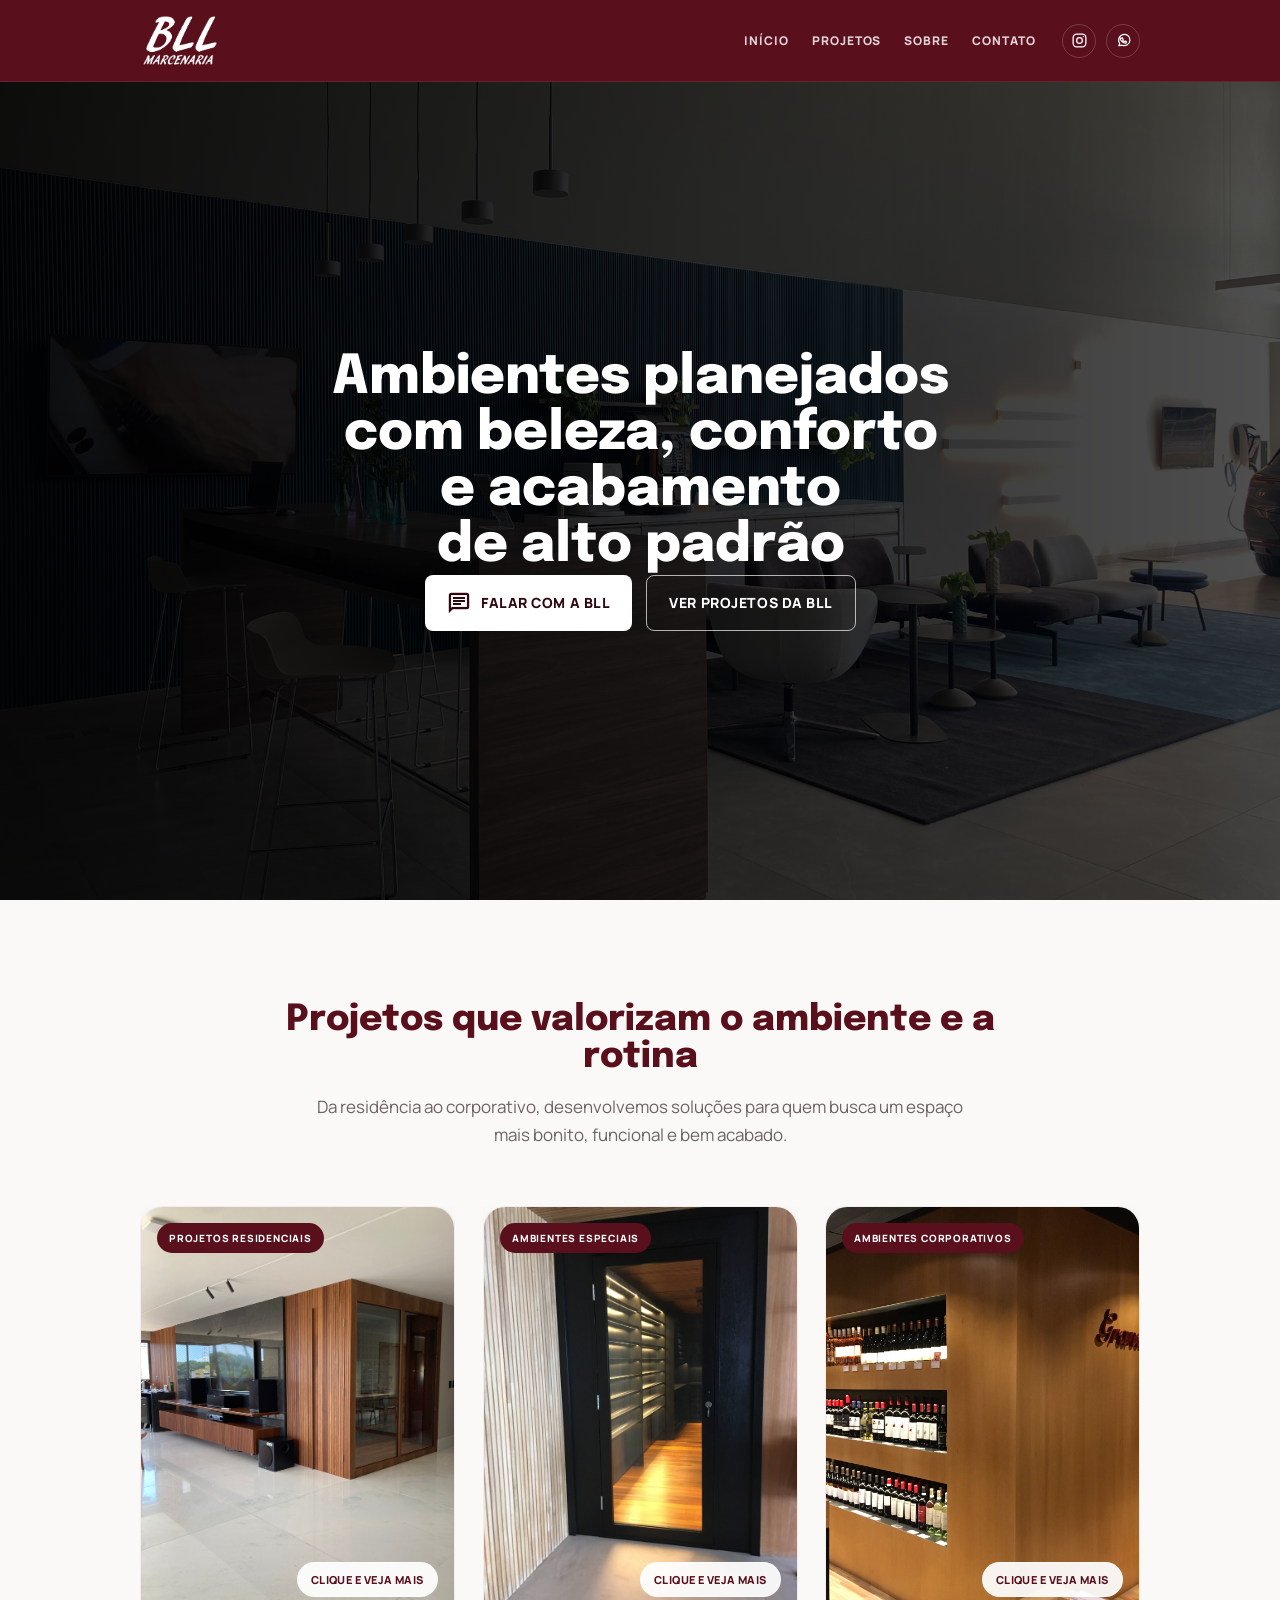
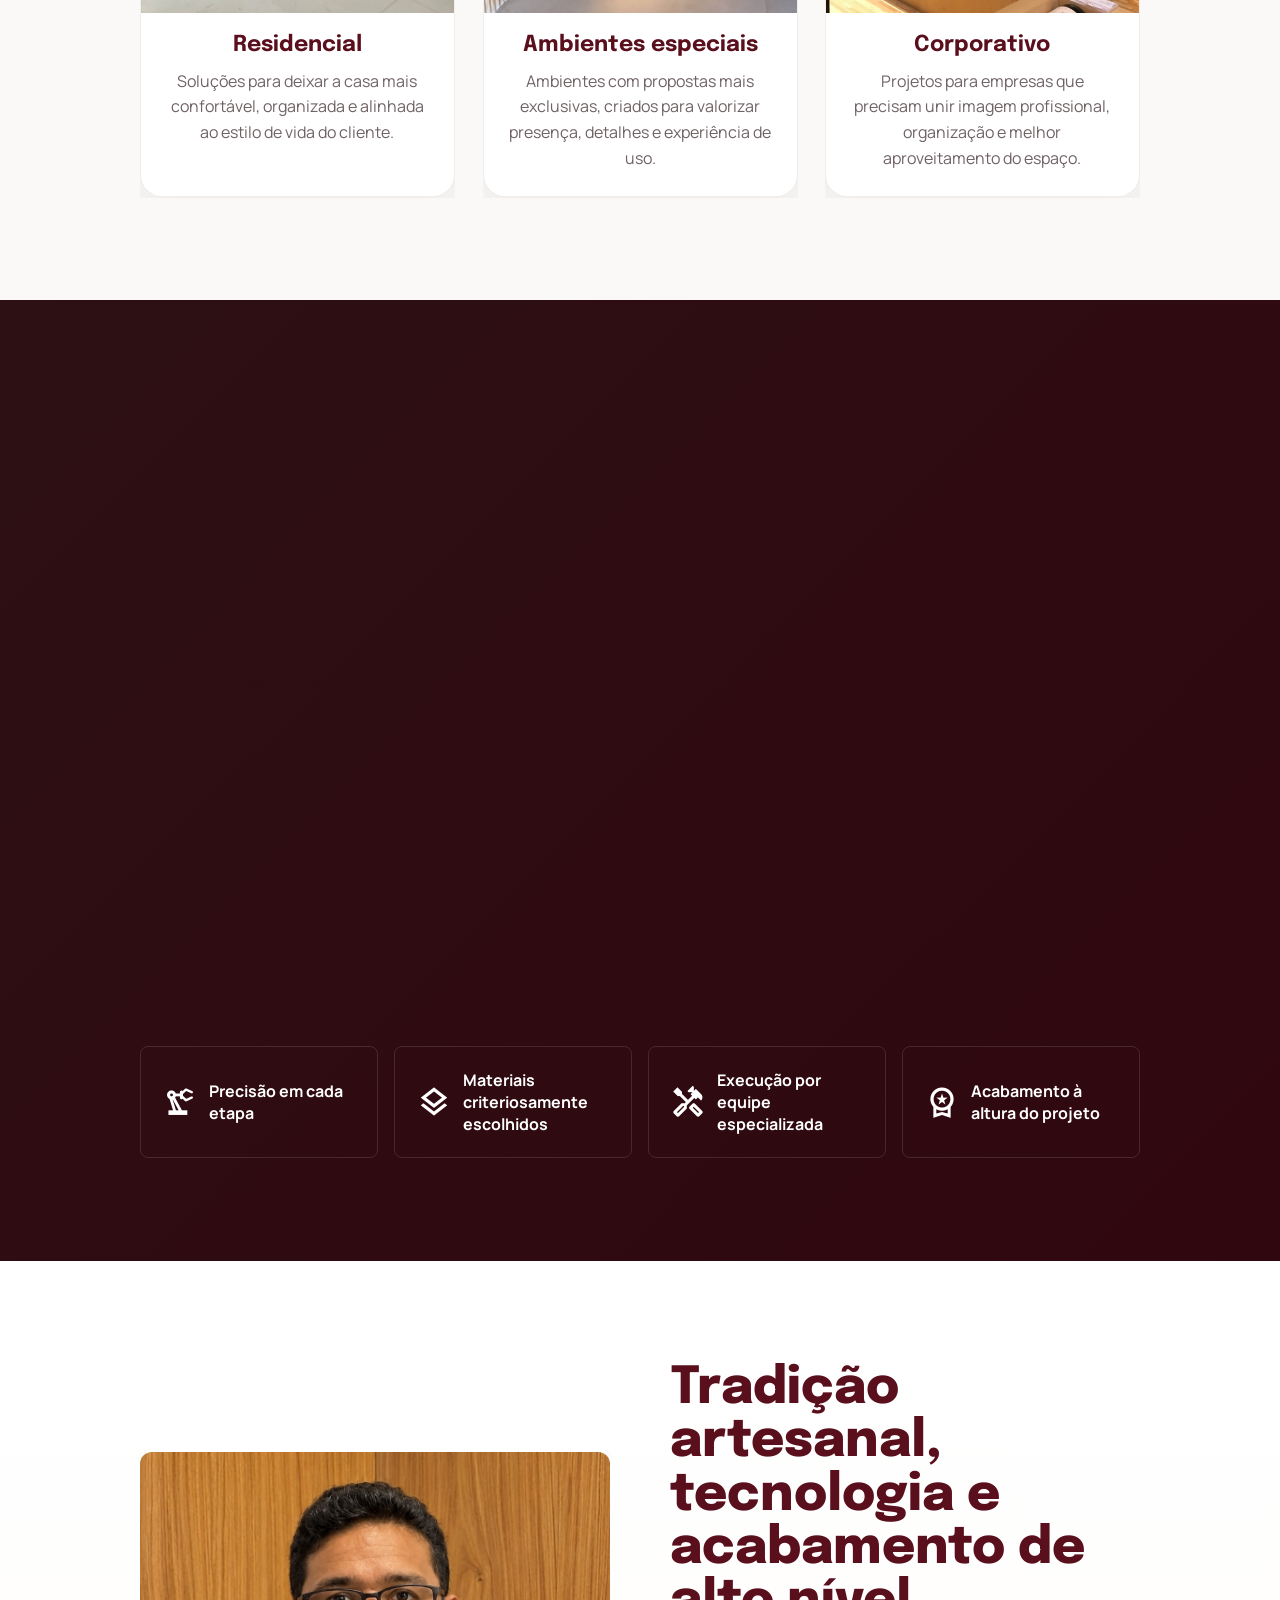
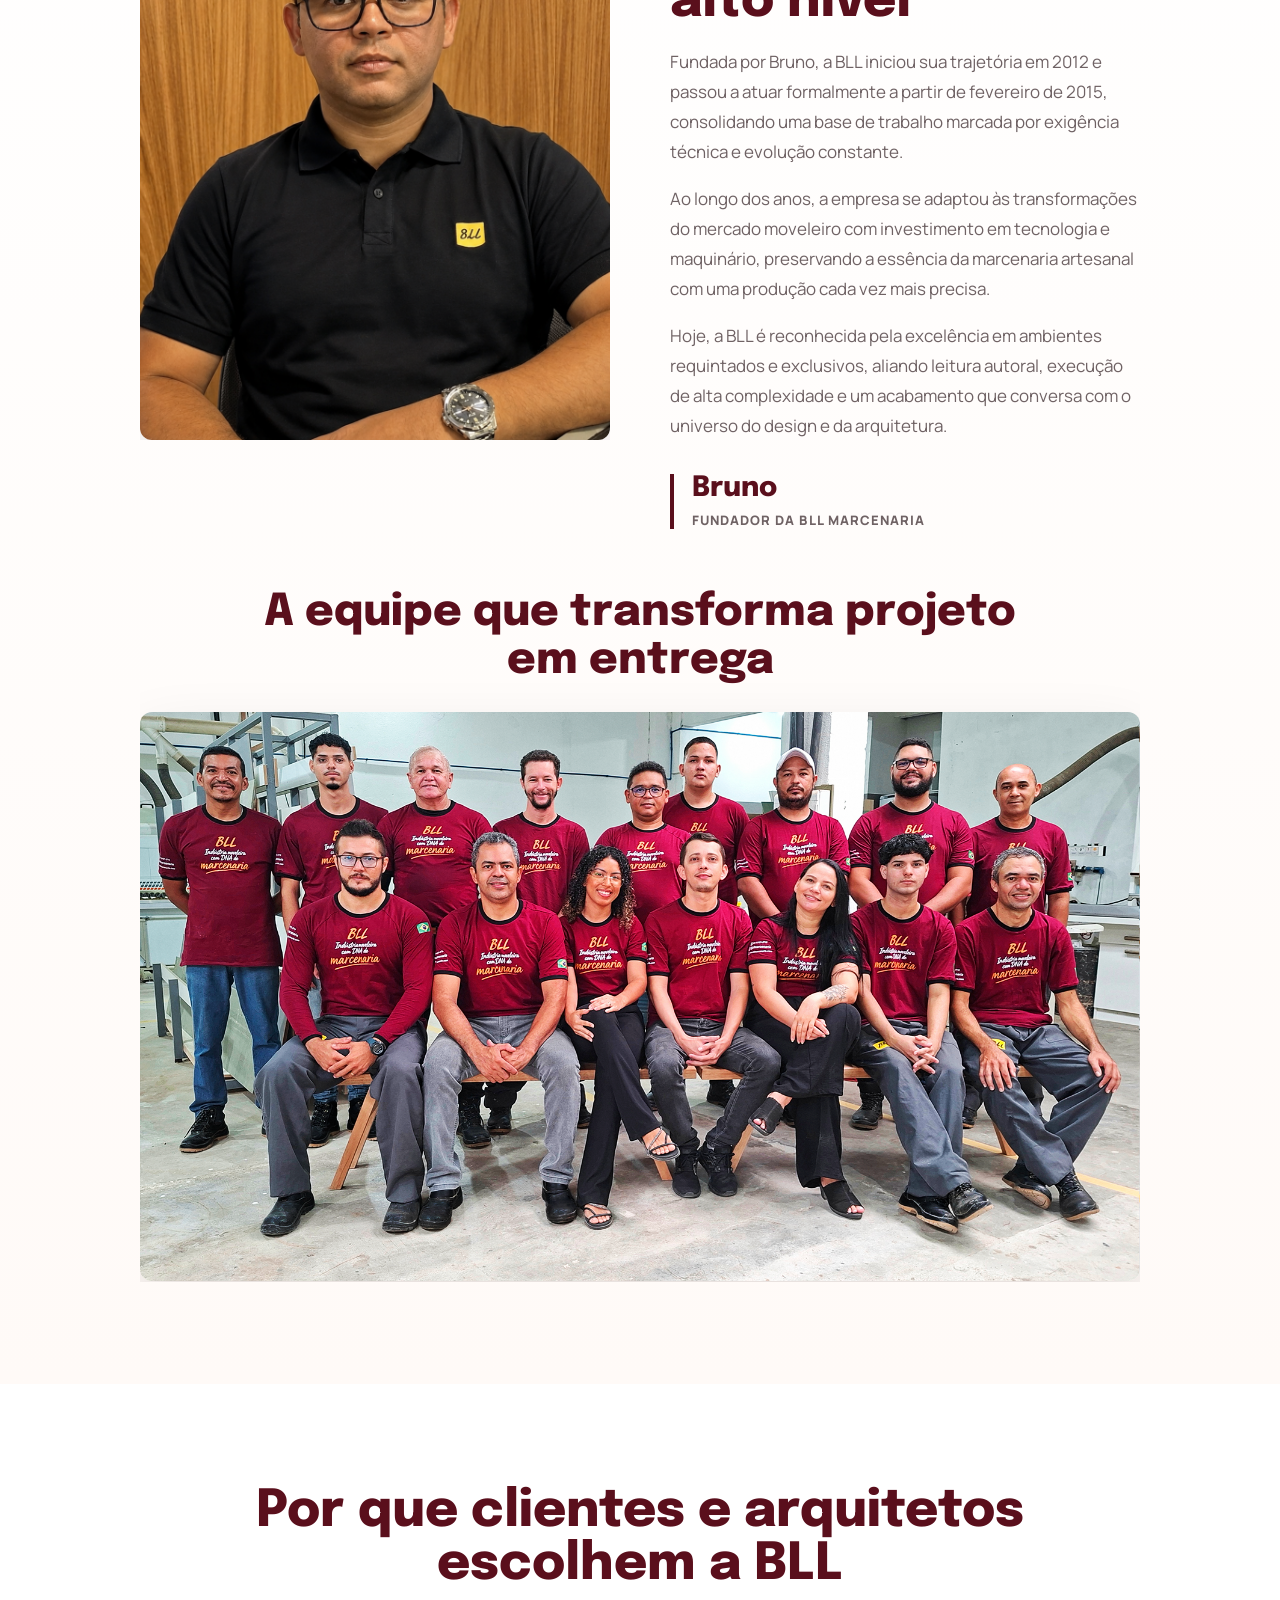
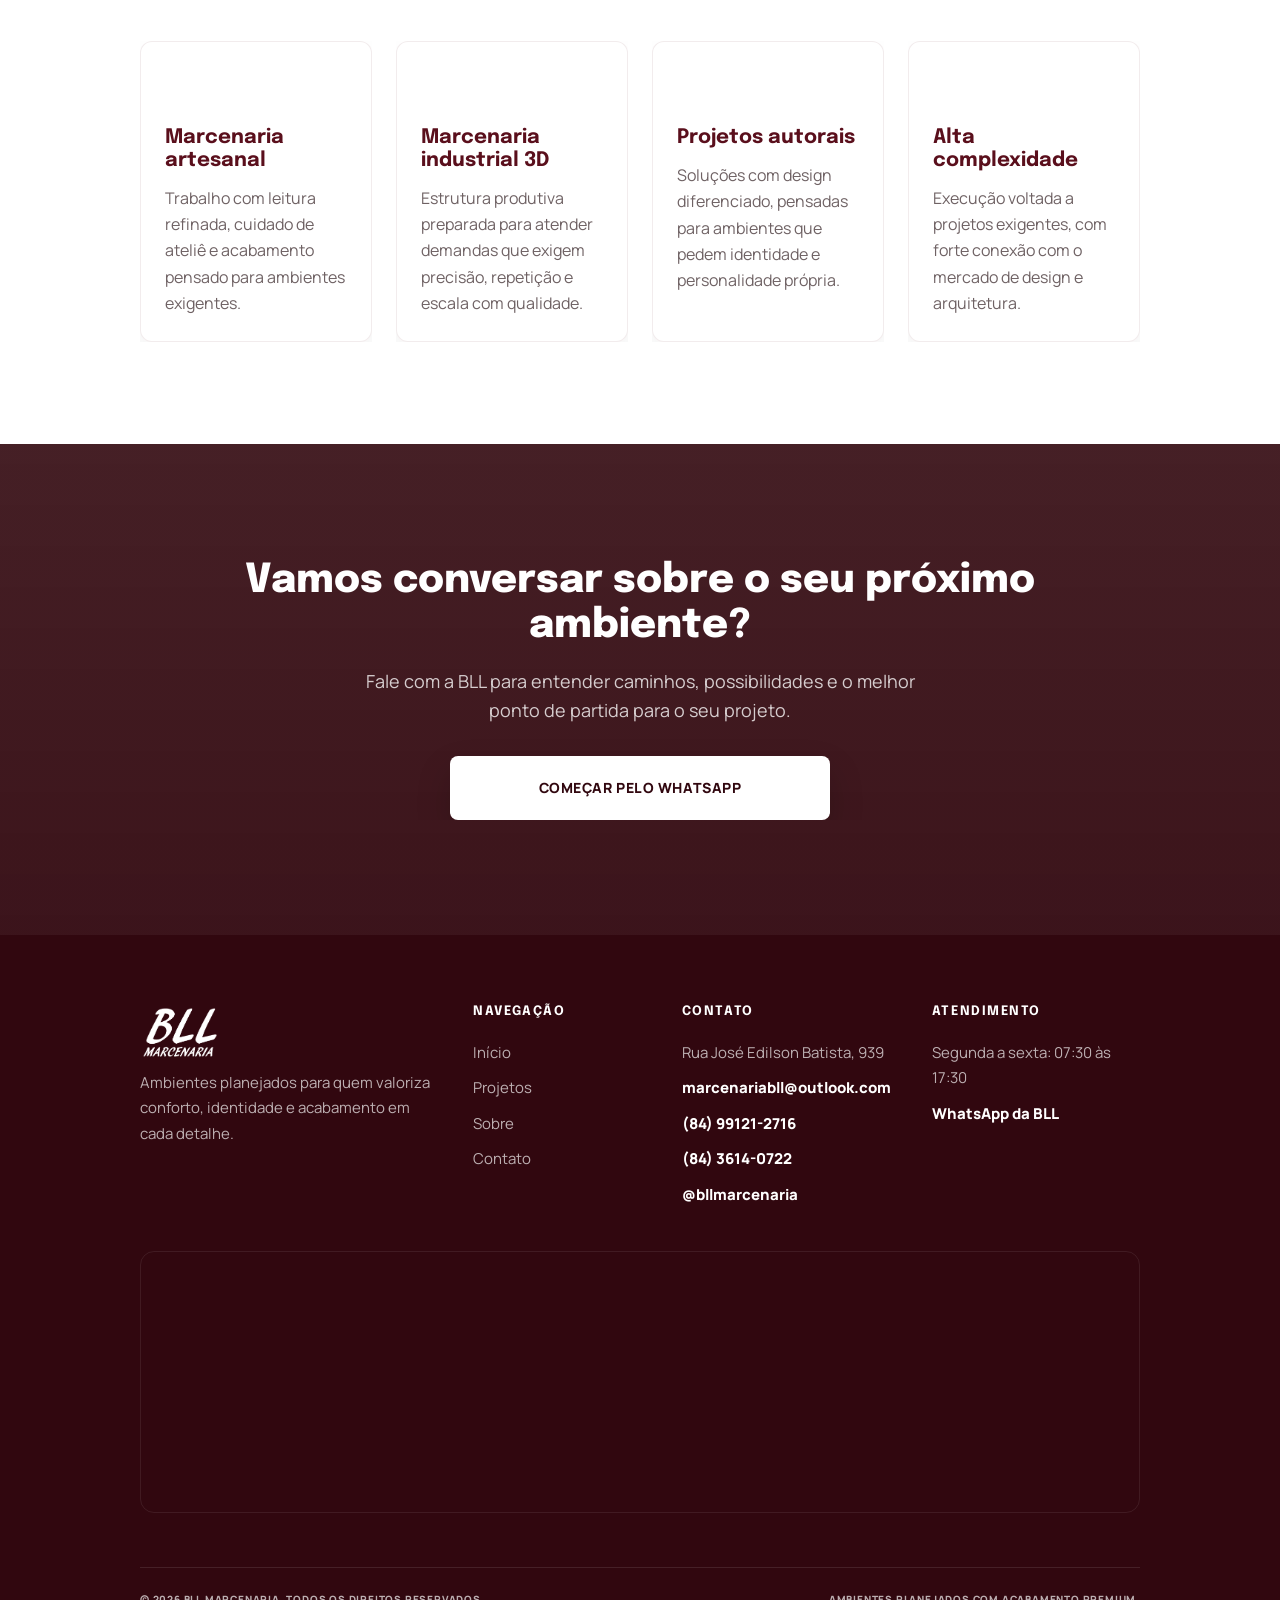
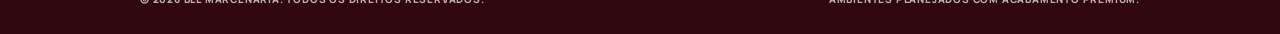
<file: index.html>
<!DOCTYPE html>
<html lang="pt-BR">
<head>
  <meta charset="UTF-8">
  <meta name="viewport" content="width=device-width, initial-scale=1.0">
  <meta name="description" content="BLL Marcenaria: ambientes planejados de alto padrão, marcenaria artesanal e industrial, projetos autorais e acabamento premium.">
  <meta name="robots" content="index, follow, max-image-preview:large">
  <meta name="author" content="BLL Marcenaria">
  <meta name="keywords" content="BLL Marcenaria, BLL, marcenaria, ambientes planejados, marcenaria de alto padrão, projetos planejados, móveis planejados, ambiente planejado, marcenaria artesanal, marcenaria industrial, projetos residenciais, ambientes corporativos">
  <meta name="application-name" content="BLL Marcenaria">
  <link rel="canonical" href="https://www.bllmarcenaria.com/">
  <meta property="og:type" content="website">
  <meta property="og:locale" content="pt_BR">
  <meta property="og:title" content="BLL Marcenaria | Ambientes Planejados de Alto Padrão">
  <meta property="og:description" content="Ambientes planejados com projeto autoral, execução precisa e acabamento premium para residências, ambientes especiais e corporativos.">
  <meta property="og:url" content="https://www.bllmarcenaria.com/">
  <meta property="og:site_name" content="BLL Marcenaria">
  <meta property="og:image" content="https://www.bllmarcenaria.com/assets/IMAGENS/BANNER/4.JPEG">
  <meta property="og:image:alt" content="Ambiente planejado de alto padrão executado pela BLL Marcenaria">
  <meta name="twitter:card" content="summary_large_image">
  <meta name="twitter:title" content="BLL Marcenaria | Ambientes Planejados de Alto Padrão">
  <meta name="twitter:description" content="Projetos sob medida com desenho autoral, precisão e acabamento de alto nível.">
  <meta name="twitter:image" content="https://www.bllmarcenaria.com/assets/IMAGENS/BANNER/4.JPEG">
  <title>BLL Marcenaria | Ambientes Planejados de Alto Padrão</title>
  <link rel="shortcut icon" href="/favicon.ico">
  <link rel="icon" type="image/png" href="assets/brand/favicon-64.png">
  <link rel="icon" type="image/png" sizes="64x64" href="assets/brand/favicon-64.png">
  <link rel="apple-touch-icon" href="assets/brand/icon-192.png">
  <link rel="manifest" href="site.webmanifest">
  <meta name="theme-color" content="#5A0F1C">
  <link rel="preconnect" href="https://fonts.googleapis.com">
  <link rel="preconnect" href="https://fonts.gstatic.com" crossorigin>
  <link rel="preconnect" href="https://images.unsplash.com">
  <link href="https://fonts.googleapis.com/css2?family=Epilogue:wght@500;600;700;800&family=Manrope:wght@400;500;600;700;800&display=swap" rel="stylesheet">
  <link href="https://fonts.googleapis.com/css2?family=Material+Symbols+Outlined:wght,FILL@100..700,0..1&display=swap" rel="stylesheet">
  <link rel="stylesheet" href="styles.css">
  <script type="application/ld+json">
    {
      "@context": "https://schema.org",
      "@graph": [
        {
          "@type": "WebSite",
          "@id": "https://www.bllmarcenaria.com/#website",
          "name": "BLL Marcenaria",
          "url": "https://www.bllmarcenaria.com/",
          "inLanguage": "pt-BR",
          "keywords": "BLL Marcenaria, BLL, marcenaria, ambientes planejados, marcenaria de alto padrão, projetos planejados",
          "publisher": {
            "@id": "https://www.bllmarcenaria.com/#business"
          }
        },
        {
          "@type": "LocalBusiness",
          "@id": "https://www.bllmarcenaria.com/#business",
          "name": "BLL Marcenaria",
          "alternateName": [
            "BLL",
            "BLL Marcenaria"
          ],
          "description": "Marcenaria especializada em ambientes planejados de alto padrão, projetos autorais, execução de alta complexidade e acabamento premium.",
          "url": "https://www.bllmarcenaria.com/",
          "logo": "https://www.bllmarcenaria.com/assets/brand/logo-white.png",
          "image": "https://www.bllmarcenaria.com/assets/IMAGENS/BANNER/4.JPEG",
          "email": "marcenariabll@outlook.com",
          "telephone": "+55 84 99121-2716",
          "foundingDate": "2012",
          "founder": {
            "@type": "Person",
            "name": "Bruno"
          },
          "address": {
            "@type": "PostalAddress",
            "streetAddress": "Rua José Edilson Batista, 939",
            "addressCountry": "BR"
          },
          "openingHoursSpecification": [
            {
              "@type": "OpeningHoursSpecification",
              "dayOfWeek": [
                "Monday",
                "Tuesday",
                "Wednesday",
                "Thursday",
                "Friday"
              ],
              "opens": "07:30",
              "closes": "17:30"
            }
          ],
          "areaServed": "Brasil",
          "sameAs": [
            "https://instagram.com/bllmarcenaria"
          ],
          "makesOffer": [
            {
              "@type": "Offer",
              "itemOffered": {
                "@type": "Service",
                "name": "Ambientes planejados de alto padrão"
              }
            },
            {
              "@type": "Offer",
              "itemOffered": {
                "@type": "Service",
                "name": "Projetos residenciais, corporativos e ambientes especiais"
              }
            },
            {
              "@type": "Offer",
              "itemOffered": {
                "@type": "Service",
                "name": "Marcenaria artesanal e industrial"
              }
            }
          ]
        }
      ]
    }
  </script>
</head>
<body class="bll-page">
  <header class="site-header" data-header>
    <a class="brand" href="#inicio" aria-label="BLL Marcenaria">
      <img class="brand-logo" src="assets/brand/logo-white.png" alt="BLL Marcenaria">
    </a>

    <button class="menu-toggle" type="button" aria-label="Abrir menu" aria-controls="main-menu" aria-expanded="false" data-menu-toggle>
      <span></span>
      <span></span>
      <span></span>
    </button>

    <nav class="main-nav" id="main-menu" data-menu>
      <div class="nav-links">
        <a href="#inicio">Início</a>
        <a href="#projetos">Projetos</a>
        <a href="#sobre">Sobre</a>
        <a href="#contato">Contato</a>
      </div>
      <div class="header-social" aria-label="Redes sociais da BLL Marcenaria">
        <a href="https://instagram.com/bllmarcenaria" target="_blank" rel="noopener" aria-label="Instagram da BLL Marcenaria">
          <svg viewBox="0 0 24 24" aria-hidden="true" focusable="false">
            <rect x="3" y="3" width="18" height="18" rx="5"></rect>
            <circle cx="12" cy="12" r="4"></circle>
            <path d="M17.5 6.5h.01"></path>
          </svg>
        </a>
        <a href="https://wa.me/5584991212716?text=Ola%2C%20gostaria%20de%20falar%20com%20a%20BLL%20sobre%20ambientes%20planejados." target="_blank" rel="noopener" aria-label="WhatsApp da BLL Marcenaria">
          <svg viewBox="0 0 24 24" aria-hidden="true" focusable="false">
            <path d="M5.5 19.2 6.6 16A8 8 0 1 1 10 18.7z"></path>
            <path d="M9.1 8.8c.2-.5.4-.5.7-.5h.5c.2 0 .4 0 .5.4l.6 1.4c.1.2.1.4 0 .6l-.4.5c-.1.1-.2.3-.1.4.4.8 1.2 1.6 2.1 2 .2.1.3 0 .4-.1l.6-.7c.1-.2.3-.2.5-.1l1.4.7c.3.1.4.3.4.5 0 .6-.5 1.5-1.1 1.7-.6.3-1.8.2-3.4-.7-1.7-.9-3.1-2.3-3.9-4-.6-1.2-.5-1.9-.3-2.1z"></path>
          </svg>
        </a>
      </div>
    </nav>
  </header>

  <main>
    <section class="hero" id="inicio">
      <picture class="hero-media">
        <source media="(max-width: 720px)" srcset="assets/IMAGENS/BANNER/4.JPEG">
        <img src="assets/IMAGENS/BANNER/4.JPEG" alt="Ambiente planejado executado pela BLL Marcenaria" fetchpriority="high">
      </picture>
      <div class="hero-overlay"></div>
      <div class="hero-content reveal">
        <h1>
          <span class="hero-title-line">Ambientes planejados</span>
          <span class="hero-title-line">com beleza, conforto</span>
          <span class="hero-title-line">e acabamento</span>
          <span class="hero-title-line">de alto padrão</span>
        </h1>
        <div class="hero-actions">
          <a class="btn btn-primary" href="https://wa.me/5584991212716?text=Ola%2C%20gostaria%20de%20falar%20com%20a%20BLL%20sobre%20ambientes%20planejados." target="_blank" rel="noopener">
            <span class="material-symbols-outlined" aria-hidden="true">chat</span>
            Falar com a BLL
          </a>
          <a class="btn btn-outline" href="#projetos">Ver projetos da BLL</a>
        </div>
      </div>
    </section>

    <section class="section projects" id="projetos">
      <div class="section-heading reveal">
        <p class="eyebrow">Projetos</p>
        <h2>Projetos que valorizam o ambiente e a rotina</h2>
        <p>Da residência ao corporativo, desenvolvemos soluções para quem busca um espaço mais bonito, funcional e bem acabado.</p>
      </div>
      <div class="project-grid">
        <a class="project-card reveal" href="galeria.html?categoria=residenciais">
          <figure class="project-media-frame">
            <img src="assets/IMAGENS/RESIDENCIAIS/1.JPEG" alt="Projeto residencial com marcenaria planejada em ambiente sofisticado" loading="lazy">
            <figcaption>Projetos residenciais</figcaption>
            <span class="project-card-action">Clique e veja mais</span>
          </figure>
          <h3>Residencial</h3>
          <p>Soluções para deixar a casa mais confortável, organizada e alinhada ao estilo de vida do cliente.</p>
        </a>
        <a class="project-card reveal" href="galeria.html?categoria=especiais">
          <figure class="project-media-frame">
            <img src="assets/IMAGENS/AMBIENTES ESPECIAIS/2.JPG" alt="Ambiente especial com marcenaria autoral e acabamento sofisticado" loading="lazy">
            <figcaption>Ambientes especiais</figcaption>
            <span class="project-card-action">Clique e veja mais</span>
          </figure>
          <h3>Ambientes especiais</h3>
          <p>Ambientes com propostas mais exclusivas, criados para valorizar presença, detalhes e experiência de uso.</p>
        </a>
        <a class="project-card reveal" href="galeria.html?categoria=corporativos">
          <figure class="project-media-frame">
            <img src="assets/IMAGENS/AMBIENTES CORPORATIVOS/1.JPG" alt="Ambiente corporativo com marcenaria sob medida e linguagem contemporânea" loading="lazy">
            <figcaption>Ambientes corporativos</figcaption>
            <span class="project-card-action">Clique e veja mais</span>
          </figure>
          <h3>Corporativo</h3>
          <p>Projetos para empresas que precisam unir imagem profissional, organização e melhor aproveitamento do espaço.</p>
        </a>
      </div>
    </section>

    <section class="section backstage">
      <div class="backstage-heading reveal">
        <p class="eyebrow">Bastidores</p>
        <h2>O cuidado que aparece no resultado final</h2>
        <p>Da escolha dos materiais a instalação, cada etapa é conduzida com critério para entregar um acabamento à altura do projeto.</p>
      </div>
      <div class="backstage-gallery reveal">
        <figure>
          <a href="galeria.html?categoria=producao">
            <img src="assets/IMAGENS/CORTE/1.jpg" alt="Etapa de produção da BLL Marcenaria" loading="lazy">
            <figcaption>Produção</figcaption>
          </a>
        </figure>
        <figure>
          <a href="galeria.html?categoria=acabamento">
            <img src="assets/IMAGENS/ACABAMENTO/CAPA.jpg" alt="Detalhe de acabamento em peça da BLL Marcenaria" loading="lazy">
            <figcaption>Acabamento</figcaption>
          </a>
        </figure>
        <figure>
          <a href="galeria.html?categoria=montagem">
            <img src="assets/IMAGENS/MONTAGEM/capa.jpg" alt="Montagem de móvel sob medida em ambiente da BLL Marcenaria" loading="lazy">
            <figcaption>Montagem</figcaption>
          </a>
        </figure>
      </div>
      <div class="icon-list reveal">
        <div><span class="material-symbols-outlined">precision_manufacturing</span><strong>Precisão em cada etapa</strong></div>
        <div><span class="material-symbols-outlined">layers</span><strong>Materiais criteriosamente escolhidos</strong></div>
        <div><span class="material-symbols-outlined">handyman</span><strong>Execução por equipe especializada</strong></div>
        <div><span class="material-symbols-outlined">workspace_premium</span><strong>Acabamento à altura do projeto</strong></div>
      </div>
    </section>

    <section class="section founder" id="sobre">
      <div class="founder-photo reveal">
        <img src="assets/IMAGENS/CEO/ChatGPT%20Image%203%20de%20jul.%20de%202026%2C%2008_37_17.png" alt="Bruno, fundador da BLL Marcenaria" loading="lazy">
      </div>
      <div class="founder-copy reveal">
        <p class="eyebrow">Institucional</p>
        <h2>Tradição artesanal, tecnologia e acabamento de alto nível</h2>
        <p>Fundada por Bruno, a BLL iniciou sua trajetória em 2012 e passou a atuar formalmente a partir de fevereiro de 2015, consolidando uma base de trabalho marcada por exigência técnica e evolução constante.</p>
        <p>Ao longo dos anos, a empresa se adaptou às transformações do mercado moveleiro com investimento em tecnologia e maquinário, preservando a essência da marcenaria artesanal com uma produção cada vez mais precisa.</p>
        <p>Hoje, a BLL é reconhecida pela excelência em ambientes requintados e exclusivos, aliando leitura autoral, execução de alta complexidade e um acabamento que conversa com o universo do design e da arquitetura.</p>
        <div class="signature">
          <strong>Bruno</strong>
          <span>Fundador da BLL Marcenaria</span>
        </div>
      </div>
      <figure class="team-photo reveal">
        <figcaption>A equipe que transforma projeto em entrega</figcaption>
        <img src="assets/IMAGENS/EQUIPE/imagem%20equipe.png" alt="Equipe da BLL Marcenaria" loading="lazy">
      </figure>
    </section>

    <section class="section differentials">
      <div class="section-heading reveal">
        <p class="eyebrow">Diferenciais</p>
        <h2>Por que clientes e arquitetos escolhem a BLL</h2>
      </div>
      <div class="differential-grid">
        <article class="feature-card reveal">
          <span class="material-symbols-outlined">carpenter</span>
          <h3>Marcenaria artesanal</h3>
          <p>Trabalho com leitura refinada, cuidado de ateliê e acabamento pensado para ambientes exigentes.</p>
        </article>
        <article class="feature-card reveal">
          <span class="material-symbols-outlined">view_in_ar</span>
          <h3>Marcenaria industrial 3D</h3>
          <p>Estrutura produtiva preparada para atender demandas que exigem precisão, repetição e escala com qualidade.</p>
        </article>
        <article class="feature-card reveal">
          <span class="material-symbols-outlined">palette</span>
          <h3>Projetos autorais</h3>
          <p>Soluções com design diferenciado, pensadas para ambientes que pedem identidade e personalidade própria.</p>
        </article>
        <article class="feature-card reveal">
          <span class="material-symbols-outlined">architecture</span>
          <h3>Alta complexidade</h3>
          <p>Execução voltada a projetos exigentes, com forte conexão com o mercado de design e arquitetura.</p>
        </article>
      </div>
    </section>

    <section class="section cta-section">
      <div class="cta-panel reveal">
        <p class="eyebrow">Atendimento BLL</p>
        <h2>Vamos conversar sobre o seu próximo ambiente?</h2>
        <p>Fale com a BLL para entender caminhos, possibilidades e o melhor ponto de partida para o seu projeto.</p>
        <a class="btn btn-primary btn-large" href="https://wa.me/5584991212716?text=Ola%2C%20gostaria%20de%20falar%20com%20a%20BLL%20sobre%20um%20novo%20projeto." target="_blank" rel="noopener">Começar pelo WhatsApp</a>
      </div>
    </section>

  </main>

  <footer class="site-footer footer" id="contato">
    <div class="footer-grid">
      <div>
        <a class="brand footer-brand" href="#inicio" aria-label="BLL Marcenaria">
          <img class="brand-logo" src="assets/brand/logo-white.png" alt="BLL Marcenaria">
        </a>
        <p>Ambientes planejados para quem valoriza conforto, identidade e acabamento em cada detalhe.</p>
      </div>
      <div>
        <h3>Navegação</h3>
        <a href="#inicio">Início</a>
        <a href="#projetos">Projetos</a>
        <a href="#sobre">Sobre</a>
        <a href="#contato">Contato</a>
      </div>
      <div>
        <h3>Contato</h3>
        <p>Rua José Edilson Batista, 939</p>
        <a class="footer-link" href="mailto:marcenariabll@outlook.com">marcenariabll@outlook.com</a>
        <a class="footer-link" href="tel:+5584991212716">(84) 99121-2716</a>
        <a class="footer-link" href="tel:+558436140722">(84) 3614-0722</a>
        <a class="footer-link" href="https://instagram.com/bllmarcenaria" target="_blank" rel="noopener">@bllmarcenaria</a>
      </div>
      <div>
        <h3>Atendimento</h3>
        <p>Segunda a sexta: 07:30 às 17:30</p>
        <a class="footer-link" href="https://wa.me/5584991212716?text=Ola%2C%20gostaria%20de%20falar%20com%20a%20BLL%20Marcenaria." target="_blank" rel="noopener">WhatsApp da BLL</a>
      </div>
    </div>
    <div class="footer-map" aria-label="Localização da BLL Marcenaria">
      <iframe
        title="Mapa com a localização da BLL Marcenaria"
        src="https://www.google.com/maps?q=Rua%20Jose%20Edilson%20Batista%2C%20939&output=embed"
        loading="lazy"
        referrerpolicy="no-referrer-when-downgrade">
      </iframe>
    </div>
    <div class="footer-bottom">
      <span>&copy; 2026 BLL Marcenaria. Todos os direitos reservados.</span>
      <span>Ambientes planejados com acabamento premium.</span>
    </div>
  </footer>

  <script src="script.js"></script>
</body>
</html>
</file>
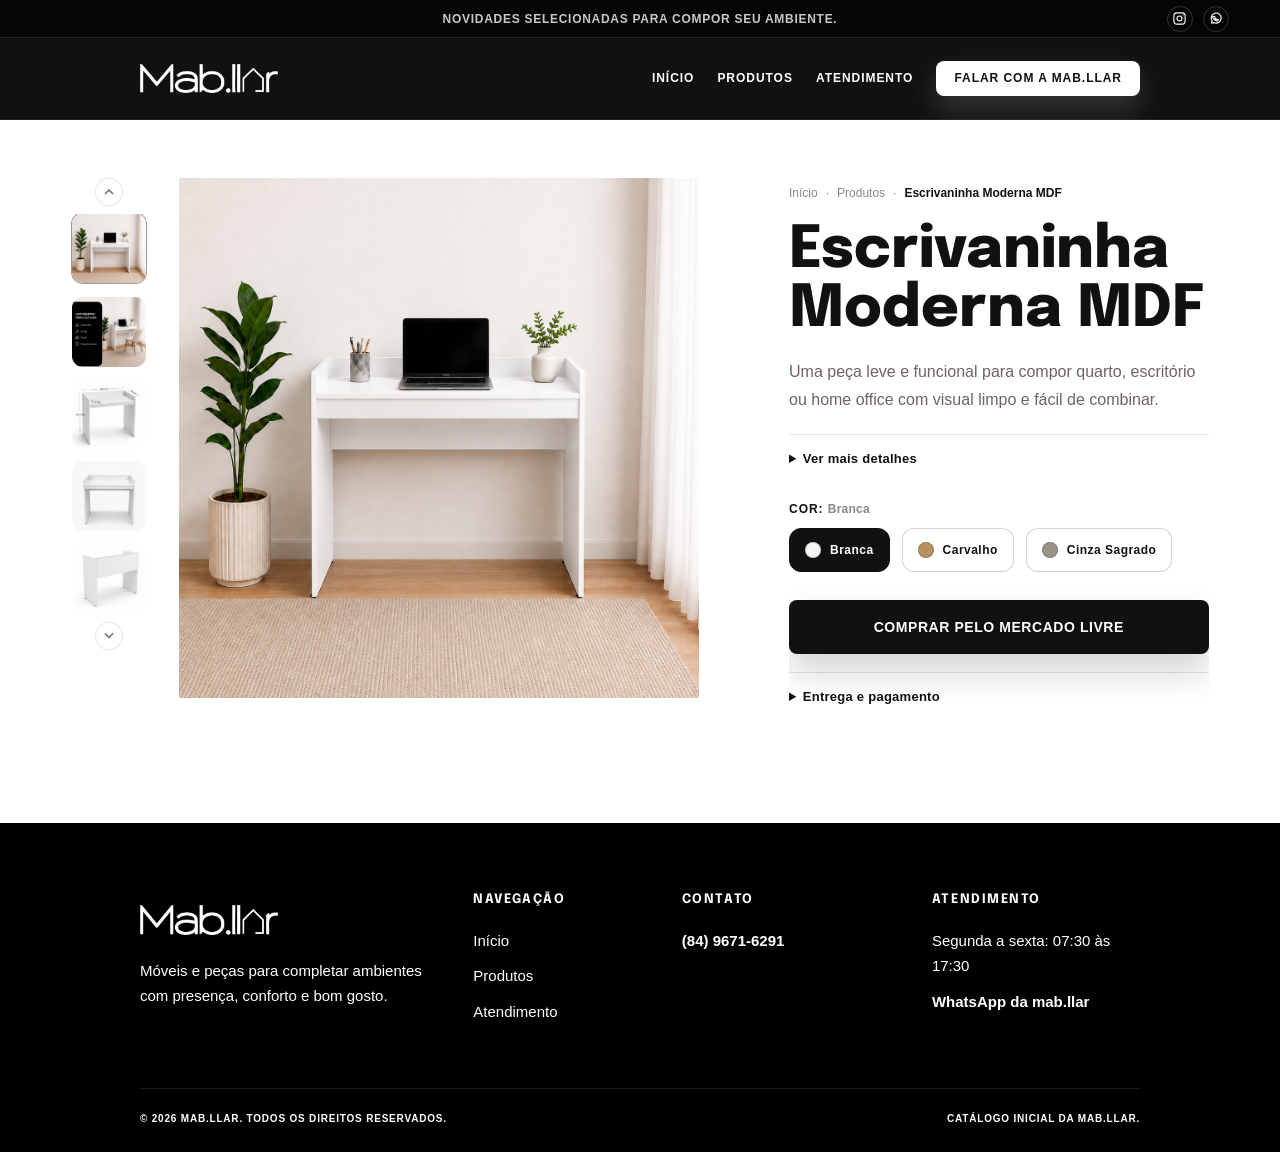
<file: produto-escrivaninha.html>
<!DOCTYPE html>
<html lang="pt-BR">
<head>
  <meta charset="UTF-8">
  <meta name="viewport" content="width=device-width, initial-scale=1.0">
  <meta name="description" content="Escrivaninha Moderna MDF da mab.llar para quarto, escritório e home office. Escolha a variação e compre pelo Mercado Livre.">
  <meta name="robots" content="index, follow, max-image-preview:large">
  <meta name="author" content="mab.llar">
  <meta name="keywords" content="escrivaninha moderna mdf, escrivaninha mabllar, escrivaninha para quarto, escrivaninha para escritório, mesa de estudo mdf, home office mabllar">
  <meta name="application-name" content="mab.llar">
  <link rel="canonical" href="https://www.mabllar.com/produto-escrivaninha.html">

  <meta property="og:type" content="product">
  <meta property="og:locale" content="pt_BR">
  <meta property="og:site_name" content="mab.llar">
  <meta property="og:title" content="Escrivaninha Moderna MDF | mab.llar">
  <meta property="og:description" content="Produto mab.llar para compor quarto, escritório e home office com visual limpo e funcional.">
  <meta property="og:url" content="https://www.mabllar.com/produto-escrivaninha.html">
  <meta property="og:image" content="https://www.mabllar.com/assets/IMAGENS%20MABLLAR/ESCRIVANINHA/CAPA.png">
  <meta property="og:image:alt" content="Escrivaninha Moderna MDF mab.llar">
  <meta name="twitter:card" content="summary_large_image">
  <meta name="twitter:title" content="Escrivaninha Moderna MDF | mab.llar">
  <meta name="twitter:description" content="Escrivaninha moderna em MDF da mab.llar para quarto, escritório e home office.">
  <meta name="twitter:image" content="https://www.mabllar.com/assets/IMAGENS%20MABLLAR/ESCRIVANINHA/CAPA.png">

  <title>Escrivaninha Moderna MDF | mab.llar</title>
  <link rel="preconnect" href="https://fonts.googleapis.com">
  <link rel="preconnect" href="https://fonts.gstatic.com" crossorigin>
  <link href="https://fonts.googleapis.com/css2?family=Epilogue:wght@500;600;700;800;900&family=Inter:wght@400;500;600;700;800&family=Material+Symbols+Outlined:opsz,wght,FILL,GRAD@24,500,0,0&display=swap" rel="stylesheet">
  <link rel="icon" type="image/png" href="assets/brand/mab-llar-favicon-64.png">
  <link rel="apple-touch-icon" href="assets/brand/mab-llar-icon-192.png">
  <link rel="manifest" href="mabllar.webmanifest">
  <link rel="stylesheet" href="styles.css">
  <script type="application/ld+json">
    {
      "@context": "https://schema.org",
      "@type": "Product",
      "name": "Escrivaninha Moderna MDF",
      "url": "https://www.mabllar.com/produto-escrivaninha.html",
      "brand": {
        "@type": "Brand",
        "name": "mab.llar"
      },
      "description": "Escrivaninha moderna em MDF para quarto, escritório e home office.",
      "image": [
        "https://www.mabllar.com/assets/IMAGENS%20MABLLAR/ESCRIVANINHA/CAPA.png",
        "https://www.mabllar.com/assets/IMAGENS%20MABLLAR/ESCRIVANINHA/IMAGEM2.png",
        "https://www.mabllar.com/assets/IMAGENS%20MABLLAR/ESCRIVANINHA/IMAGEM3.png"
      ],
      "offers": [
        {
          "@type": "Offer",
          "name": "Branca",
          "url": "https://www.mercadolivre.com.br/escrivaninha-moderna-mdf-para-quarto-e-escritorio/up/MLBU4586839461?product_trigger_id=MLB76349740&picker=true&quantity=1",
          "availability": "https://schema.org/InStock"
        },
        {
          "@type": "Offer",
          "name": "Carvalho",
          "url": "https://www.mercadolivre.com.br/escrivaninha-moderna-mdf-para-quarto-e-escritorio/up/MLBU4586839463?product_trigger_id=MLB76349744&picker=true&quantity=1",
          "availability": "https://schema.org/InStock"
        },
        {
          "@type": "Offer",
          "name": "Cinza Sagrado",
          "url": "https://www.mercadolivre.com.br/escrivaninha-moderna-mdf-para-quarto-e-escritorio/up/MLBU4613247942?picker=true&product_trigger_id=MLB76349744&quantity=1",
          "availability": "https://schema.org/InStock"
        }
      ]
    }
  </script>
</head>
<body class="catalog-page product-page">
  <div class="store-newsbar" aria-label="Novidades da mab.llar">
    <p>Novidades selecionadas para compor seu ambiente.</p>
    <div class="store-newsbar-social">
      <a href="https://instagram.com/mab.llar" target="_blank" rel="noopener" aria-label="Instagram da mab.llar">
        <svg viewBox="0 0 24 24" aria-hidden="true" focusable="false">
          <rect x="3" y="3" width="18" height="18" rx="5"></rect>
          <circle cx="12" cy="12" r="4"></circle>
          <path d="M17.5 6.5h.01"></path>
        </svg>
      </a>
      <a href="https://wa.me/558496716291?text=Ola%2C%20gostaria%20de%20falar%20sobre%20a%20escrivaninha%20da%20mab.llar." target="_blank" rel="noopener" aria-label="WhatsApp da mab.llar">
        <svg viewBox="0 0 24 24" aria-hidden="true" focusable="false">
          <path d="M5.5 19.2 6.6 16A8 8 0 1 1 10 18.7z"></path>
          <path d="M9.1 8.8c.2-.5.4-.5.7-.5h.5c.2 0 .4 0 .5.4l.6 1.4c.1.2.1.4 0 .6l-.4.5c-.1.1-.2.3-.1.4.4.8 1.2 1.6 2.1 2 .2.1.3 0 .4-.1l.6-.7c.1-.2.3-.2.5-.1l1.4.7c.3.1.4.3.4.5 0 .6-.5 1.5-1.1 1.7-.6.3-1.8.2-3.4-.7-1.7-.9-3.1-2.3-3.9-4-.6-1.2-.5-1.9-.3-2.1z"></path>
        </svg>
      </a>
    </div>
  </div>

  <header class="site-header" data-header>
    <a class="brand" href="/" aria-label="mab.llar">
      <img class="brand-logo brand-logo-subbrand" src="assets/brand/mab-llar-logo-white.png" alt="mab.llar">
    </a>

    <button class="menu-toggle" type="button" aria-label="Abrir menu" aria-controls="main-menu" aria-expanded="false" data-menu-toggle>
      <span></span>
      <span></span>
      <span></span>
    </button>

    <nav class="main-nav" id="main-menu" data-menu>
      <a href="/">Início</a>
      <a href="/#produtos">Produtos</a>
      <a href="/#atendimento">Atendimento</a>
      <a class="nav-cta" href="https://wa.me/558496716291?text=Ola%2C%20gostaria%20de%20falar%20sobre%20as%20pecas%20da%20mab.llar." target="_blank" rel="noopener">Falar com a mab.llar</a>
    </nav>
  </header>

  <main>
    <section class="product-detail">
      <div class="product-detail-gallery reveal">
        <div class="product-detail-media">
          <div class="product-detail-thumbs-col">
            <button class="product-detail-thumbs-nav" type="button" aria-label="Ver fotos anteriores" data-thumbs-prev>
              <span class="material-symbols-outlined" aria-hidden="true">expand_less</span>
            </button>
            <div class="product-detail-thumbs" aria-label="Fotos da escrivaninha" data-thumbs-track>
              <button class="is-active" type="button" data-product-page-thumb data-src="assets/IMAGENS%20MABLLAR/ESCRIVANINHA/CAPA.png" data-alt="Escrivaninha Moderna MDF"><img src="assets/IMAGENS%20MABLLAR/ESCRIVANINHA/CAPA.png" alt=""></button>
              <button type="button" data-product-page-thumb data-src="assets/IMAGENS%20MABLLAR/ESCRIVANINHA/IMAGEM2.png" data-alt="Vista da Escrivaninha Moderna MDF"><img src="assets/IMAGENS%20MABLLAR/ESCRIVANINHA/IMAGEM2.png" alt=""></button>
              <button type="button" data-product-page-thumb data-src="assets/IMAGENS%20MABLLAR/ESCRIVANINHA/IMAGEM3.png" data-alt="Detalhe da Escrivaninha Moderna MDF"><img src="assets/IMAGENS%20MABLLAR/ESCRIVANINHA/IMAGEM3.png" alt=""></button>
              <button type="button" data-product-page-thumb data-src="assets/IMAGENS%20MABLLAR/ESCRIVANINHA/IMAGEM4%20E%20VARIA%C3%87%C3%83O%20BRANCA.png" data-alt="Variação branca da Escrivaninha Moderna MDF"><img src="assets/IMAGENS%20MABLLAR/ESCRIVANINHA/IMAGEM4%20E%20VARIA%C3%87%C3%83O%20BRANCA.png" alt=""></button>
              <button type="button" data-product-page-thumb data-src="assets/IMAGENS%20MABLLAR/ESCRIVANINHA/IMAGEM5.png" data-alt="Composição da Escrivaninha Moderna MDF"><img src="assets/IMAGENS%20MABLLAR/ESCRIVANINHA/IMAGEM5.png" alt=""></button>
              <button type="button" data-product-page-thumb data-src="assets/IMAGENS%20MABLLAR/ESCRIVANINHA/VARIA%C3%87%C3%83O%20CARVALHO.png" data-alt="Variação carvalho da Escrivaninha Moderna MDF"><img src="assets/IMAGENS%20MABLLAR/ESCRIVANINHA/VARIA%C3%87%C3%83O%20CARVALHO.png" alt=""></button>
              <button type="button" data-product-page-thumb data-src="assets/IMAGENS%20MABLLAR/ESCRIVANINHA/VARIA%C3%87%C3%83O%20CINZA%20SAGRADO.png" data-alt="Variação cinza sagrado da Escrivaninha Moderna MDF"><img src="assets/IMAGENS%20MABLLAR/ESCRIVANINHA/VARIA%C3%87%C3%83O%20CINZA%20SAGRADO.png" alt=""></button>
            </div>
            <button class="product-detail-thumbs-nav" type="button" aria-label="Ver mais fotos" data-thumbs-next>
              <span class="material-symbols-outlined" aria-hidden="true">expand_more</span>
            </button>
          </div>
          <div class="product-detail-stage">
            <img src="assets/IMAGENS%20MABLLAR/ESCRIVANINHA/CAPA.png" alt="Escrivaninha Moderna MDF" data-product-page-stage>
          </div>
        </div>
      </div>

      <article class="product-detail-copy reveal">
        <nav class="product-detail-breadcrumb" aria-label="Você está em">
          <a href="/">Início</a>
          <span aria-hidden="true">·</span>
          <a href="/#produtos">Produtos</a>
          <span aria-hidden="true">·</span>
          <span aria-current="page">Escrivaninha Moderna MDF</span>
        </nav>

        <h1>Escrivaninha Moderna MDF</h1>
        <p class="product-detail-lead">Uma peça leve e funcional para compor quarto, escritório ou home office com visual limpo e fácil de combinar.</p>

        <details class="product-detail-more">
          <summary>Ver mais detalhes</summary>
          <ul>
            <li>Boa escolha para estudos, trabalho e organização do dia a dia</li>
            <li>Visual moderno para ambientes compactos ou planejados</li>
            <li>Indicada para quarto, escritório e home office</li>
          </ul>
        </details>

        <div class="product-detail-variations" aria-label="Variações da escrivaninha">
          <p>Cor: <span class="product-detail-variation-selected" data-product-page-variation-label>Branca</span></p>
          <div>
            <button class="is-active" type="button" data-product-page-variation data-image="assets/IMAGENS%20MABLLAR/ESCRIVANINHA/IMAGEM4%20E%20VARIA%C3%87%C3%83O%20BRANCA.png" data-alt="Variação branca da Escrivaninha Moderna MDF" data-url="https://www.mercadolivre.com.br/escrivaninha-moderna-mdf-para-quarto-e-escritorio/up/MLBU4586839461?product_trigger_id=MLB76349740&amp;picker=true&amp;quantity=1">Branca</button>
            <button type="button" data-product-page-variation data-image="assets/IMAGENS%20MABLLAR/ESCRIVANINHA/VARIA%C3%87%C3%83O%20CARVALHO.png" data-alt="Variação carvalho da Escrivaninha Moderna MDF" data-url="https://www.mercadolivre.com.br/escrivaninha-moderna-mdf-para-quarto-e-escritorio/up/MLBU4586839463?product_trigger_id=MLB76349744&amp;picker=true&amp;quantity=1">Carvalho</button>
            <button type="button" data-product-page-variation data-image="assets/IMAGENS%20MABLLAR/ESCRIVANINHA/VARIA%C3%87%C3%83O%20CINZA%20SAGRADO.png" data-alt="Variação cinza sagrado da Escrivaninha Moderna MDF" data-url="https://www.mercadolivre.com.br/escrivaninha-moderna-mdf-para-quarto-e-escritorio/up/MLBU4613247942?picker=true&amp;product_trigger_id=MLB76349744&amp;quantity=1">Cinza Sagrado</button>
          </div>
        </div>

        <a class="btn btn-primary product-detail-action" href="https://www.mercadolivre.com.br/escrivaninha-moderna-mdf-para-quarto-e-escritorio/up/MLBU4586839461?product_trigger_id=MLB76349740&amp;picker=true&amp;quantity=1" target="_blank" rel="noopener" data-product-page-action>Comprar pelo Mercado Livre</a>

        <details class="product-detail-more">
          <summary>Entrega e pagamento</summary>
          <p>Frete e parcelamento são exibidos no Mercado Livre no momento do pagamento, na variação escolhida.</p>
        </details>
      </article>
    </section>
  </main>

  <footer class="site-footer footer" id="contato">
    <div class="footer-grid">
      <div>
        <a class="brand footer-brand" href="/" aria-label="mab.llar">
          <img class="brand-logo brand-logo-subbrand" src="assets/brand/mab-llar-logo-white.png" alt="mab.llar">
        </a>
        <p>Móveis e peças para completar ambientes com presença, conforto e bom gosto.</p>
      </div>
      <div>
        <h3>Navegação</h3>
        <a href="/">Início</a>
        <a href="/#produtos">Produtos</a>
        <a href="/#atendimento">Atendimento</a>
      </div>
      <div>
        <h3>Contato</h3>
        <a class="footer-link" href="tel:+558496716291">(84) 9671-6291</a>
      </div>
      <div>
        <h3>Atendimento</h3>
        <p>Segunda a sexta: 07:30 às 17:30</p>
        <a class="footer-link" href="https://wa.me/558496716291?text=Ola%2C%20gostaria%20de%20falar%20sobre%20a%20mab.llar." target="_blank" rel="noopener">WhatsApp da mab.llar</a>
      </div>
    </div>
    <div class="footer-bottom">
      <span>&copy; 2026 mab.llar. Todos os direitos reservados.</span>
      <span>Catálogo inicial da mab.llar.</span>
    </div>
  </footer>

  <script src="script.js" defer></script>
</body>
</html>
</file>
<file: styles.css>
:root {
  --wine: #5A0F1C;
  --wine-dark: #31070f;
  --gold: #FFFFFF;
  --gold-soft: #F2ECE7;
  --ink: #21191a;
  --muted: #6f6264;
  --paper: #fffaf6;
  --surface: #ffffff;
  --soft: #f4eeeb;
  --line: rgba(90, 15, 28, 0.14);
  --shadow: 0 24px 70px rgba(36, 18, 20, 0.12);
  --radius: 8px;
  --header-height: 82px;
  --content-frame: 1000px;
}

* {
  box-sizing: border-box;
}

html {
  scroll-behavior: smooth;
}

body {
  margin: 0;
  background: var(--paper);
  color: var(--ink);
  font-family: "Manrope", Arial, sans-serif;
  overflow-x: hidden;
}

body.menu-open {
  overflow: hidden;
}

body.modal-open {
  overflow: hidden;
}

img {
  display: block;
  max-width: 100%;
}

a {
  color: inherit;
  text-decoration: none;
}

button,
a {
  -webkit-tap-highlight-color: transparent;
}

.material-symbols-outlined {
  font-variation-settings: "FILL" 0, "wght" 500, "GRAD" 0, "opsz" 24;
}

.site-header {
  align-items: center;
  background: var(--wine);
  border-bottom: 1px solid rgba(255, 255, 255, 0.08);
  display: flex;
  gap: 28px;
  height: var(--header-height);
  justify-content: space-between;
  left: 0;
  padding: 0 clamp(22px, 4vw, 64px);
  position: fixed;
  right: 0;
  top: 0;
  transition: box-shadow 0.25s ease;
  z-index: 50;
}

.site-header.is-scrolled {
  background: var(--wine);
  box-shadow: 0 12px 32px rgba(25, 6, 10, 0.22);
}

.brand {
  align-items: center;
  display: inline-flex;
  gap: 0;
  min-width: max-content;
}

.brand--bll {
  gap: 12px;
}

.brand-logo {
  display: block;
  height: 55px;
  object-fit: contain;
  width: auto;
}

.brand-logo-subbrand {
  width: min(138px, 15vw);
}

.brand-logo-on-dark {
  filter: brightness(0) invert(1);
}

.subbrand-logo {
  display: block;
  height: auto;
  object-fit: contain;
}

.brand-mark {
  align-items: center;
  background: #fff;
  border: 1px solid rgba(201, 154, 46, 0.35);
  color: var(--wine);
  display: inline-flex;
  font-family: "Manrope", Arial, sans-serif;
  font-size: 15px;
  font-weight: 800;
  height: 42px;
  justify-content: center;
  letter-spacing: 0.08em;
  width: 42px;
}

.brand-text {
  color: #fff;
  font-family: "Epilogue", Arial, sans-serif;
  font-size: 22px;
  font-weight: 800;
  letter-spacing: 0.08em;
  text-transform: uppercase;
}

.brand-text-stack {
  display: inline-flex;
  flex-direction: column;
  gap: 2px;
  line-height: 1;
}

.brand-text-stack span {
  display: block;
}

.footer-brand.brand--bll .brand-mark {
  height: 38px;
  width: 38px;
}

.footer-brand.brand--bll .brand-text {
  font-size: 16px;
}

.main-nav {
  align-items: center;
  display: flex;
  gap: clamp(14px, 1.8vw, 26px);
  margin-left: auto;
}

.nav-links {
  align-items: center;
  display: flex;
  gap: clamp(14px, 1.8vw, 26px);
}

.main-nav a {
  color: rgba(255, 255, 255, 0.82);
  font-size: 12px;
  font-weight: 800;
  letter-spacing: 0.08em;
  text-transform: uppercase;
  transition: color 0.2s ease;
}

.main-nav a:hover {
  color: var(--gold);
}

.main-nav .nav-cta {
  background: var(--gold);
  border-radius: 8px;
  color: var(--wine-dark);
  font-size: 12px;
  line-height: 1.2;
  padding: 10px 18px;
  white-space: nowrap;
  box-shadow: 0 12px 26px rgba(0, 0, 0, 0.16);
}

.header-social {
  align-items: center;
  display: inline-flex;
  gap: 10px;
}

.header-social a {
  align-items: center;
  border: 1px solid rgba(255, 255, 255, 0.18);
  border-radius: 999px;
  color: #fff;
  display: inline-flex;
  height: 34px;
  justify-content: center;
  padding: 0;
  transition: background 0.22s ease, border-color 0.22s ease, transform 0.22s ease;
  width: 34px;
}

.header-social a:hover,
.header-social a:focus-visible {
  background: rgba(255, 255, 255, 0.1);
  border-color: rgba(255, 255, 255, 0.42);
  transform: translateY(-1px);
}

.header-social svg {
  fill: none;
  height: 17px;
  stroke: currentColor;
  stroke-linecap: round;
  stroke-linejoin: round;
  stroke-width: 1.8;
  width: 17px;
}

.menu-toggle {
  background: transparent;
  border: 0;
  display: none;
  height: 48px;
  padding: 0;
  position: relative;
  width: 48px;
  z-index: 60;
}

.menu-toggle span {
  background: #fff;
  display: block;
  height: 2px;
  margin: 6px auto;
  transition: transform 0.25s ease, opacity 0.25s ease;
  width: 24px;
}

.menu-toggle.is-open span:nth-child(1) {
  transform: translateY(8px) rotate(45deg);
}

.menu-toggle.is-open span:nth-child(2) {
  opacity: 0;
}

.menu-toggle.is-open span:nth-child(3) {
  transform: translateY(-8px) rotate(-45deg);
}

.hero {
  align-items: center;
  display: flex;
  min-height: 100svh;
  overflow: hidden;
  padding: var(--header-height) clamp(22px, 5vw, 76px) 0;
  position: relative;
  height: 100svh;
  justify-content: center;
}

.hero-media,
.hero-media img,
.hero-overlay {
  inset: 0;
  position: absolute;
}

.hero-media img {
  height: 100%;
  object-fit: cover;
  object-position: center center;
  width: 100%;
}

.hero-overlay {
  background:
    linear-gradient(90deg, rgba(0, 0, 0, 0.9), rgba(0, 0, 0, 0.78) 44%, rgba(0, 0, 0, 0.58)),
    rgba(0, 0, 0, 0.26);
  z-index: 1;
}

.hero-content {
  color: #fff;
  display: flex;
  flex-direction: column;
  align-items: center;
  max-width: 660px;
  position: relative;
  text-align: center;
  z-index: 2;
}

.eyebrow {
  color: var(--gold);
  display: none;
  font-size: 12px;
  font-weight: 800;
  letter-spacing: 0.16em;
  margin: 0 0 18px;
  text-transform: uppercase;
}

h1,
h2,
h3 {
  font-family: "Epilogue", Arial, sans-serif;
  margin: 0;
}

h1 {
  font-size: clamp(40px, 4.3vw, 58px);
  font-weight: 800;
  line-height: 1.02;
  margin-inline: auto;
  max-width: 14ch;
  text-align: center;
}

.hero-title-line {
  display: block;
}

h2 {
  color: var(--wine);
  font-size: clamp(34px, 4vw, 52px);
  font-weight: 800;
  line-height: 1.04;
}

h3 {
  font-size: 22px;
  line-height: 1.14;
  font-weight: 700;
}

.hero-subtitle {
  color: rgba(255, 255, 255, 0.78);
  font-size: clamp(16px, 1.35vw, 19px);
  line-height: 1.72;
  margin: 18px auto 32px;
  max-width: 560px;
}

.hero-actions {
  display: flex;
  flex-wrap: wrap;
  gap: 14px;
  justify-content: center;
}

.hero .btn {
  min-height: 56px;
  padding: 14px 22px;
}

.btn {
  align-items: center;
  border-radius: var(--radius);
  display: inline-flex;
  font-size: 14px;
  font-weight: 800;
  gap: 10px;
  justify-content: center;
  letter-spacing: 0.04em;
  min-height: 54px;
  padding: 16px 26px;
  text-transform: uppercase;
  transition: transform 0.2s ease, box-shadow 0.2s ease, background 0.2s ease;
}

.btn:hover {
  transform: translateY(-2px);
}

.btn-primary {
  background: var(--gold);
  box-shadow: 0 16px 34px rgba(0, 0, 0, 0.18);
  color: var(--wine-dark);
}

.btn-primary:hover {
  background: var(--gold-soft);
}

.btn-outline {
  border: 1px solid rgba(255, 255, 255, 0.68);
  color: #fff;
}

.btn-outline:hover {
  background: rgba(255, 255, 255, 0.12);
}

.btn-dark {
  background: var(--wine);
  color: #fff;
}

.btn-large {
  min-height: 62px;
  padding-inline: 34px;
}

.hero-proof {
  border-top: 1px solid rgba(255, 255, 255, 0.2);
  display: flex;
  flex-wrap: wrap;
  gap: 10px 14px;
  margin-top: 26px;
  padding-top: 20px;
  justify-content: center;
}

.hero-proof span {
  align-items: center;
  background: rgba(255, 255, 255, 0.06);
  border: 1px solid rgba(255, 255, 255, 0.08);
  border-radius: 999px;
  color: rgba(255, 255, 255, 0.88);
  display: inline-flex;
  font-size: 12px;
  font-weight: 700;
  gap: 8px;
  min-height: 40px;
  padding: 0 14px;
}

.hero-proof .material-symbols-outlined {
  color: var(--gold);
  font-size: 19px;
}

.section {
  padding: clamp(84px, 8vw, 128px) clamp(22px, 5vw, 76px);
  scroll-margin-top: var(--header-height);
}

.section-heading {
  margin: 0 auto 48px;
  max-width: 780px;
  text-align: center;
}

.section-heading h2 {
  margin-inline: auto;
  max-width: 920px;
}

.section-heading p:last-child {
  color: var(--muted);
  font-size: 17px;
  line-height: 1.68;
  margin: 16px auto 0;
  max-width: 42rem;
}

.partners {
  background:
    linear-gradient(180deg, rgba(255, 250, 246, 1), rgba(244, 238, 235, 0.82));
  padding-top: clamp(54px, 6vw, 84px);
  padding-bottom: clamp(54px, 6vw, 84px);
}

.partners-marquee {
  display: flex;
  flex-direction: column;
  gap: 18px;
}

.partners-row {
  overflow: hidden;
  width: 100%;
}

.partners-track {
  display: flex;
  gap: 18px;
  width: max-content;
}

.row-left .partners-track {
  animation: partnerMarqueeLeft 28s linear infinite;
}

.row-right .partners-track {
  animation: partnerMarqueeRight 28s linear infinite;
}

.partner-logo {
  align-items: center;
  background: rgba(255, 255, 255, 0.78);
  border: 1px solid rgba(90, 15, 28, 0.08);
  border-radius: 12px;
  box-shadow: 0 10px 24px rgba(36, 18, 20, 0.045);
  display: flex;
  flex: 0 0 220px;
  justify-content: center;
  min-height: 96px;
  padding: 18px;
  transition: transform 0.25s ease, box-shadow 0.25s ease, border-color 0.25s ease;
}

.partner-logo:hover {
  border-color: rgba(201, 154, 46, 0.34);
  box-shadow: 0 16px 32px rgba(36, 18, 20, 0.075);
  transform: translateY(-2px);
}

.partner-logo span {
  color: rgba(49, 7, 15, 0.72);
  font-family: "Manrope", Arial, sans-serif;
  font-size: clamp(13px, 1.2vw, 16px);
  font-weight: 800;
  letter-spacing: 0.12em;
  text-align: center;
}

.partner-logo img {
  display: block;
  height: 42px;
  max-width: 150px;
  object-fit: contain;
  width: 100%;
}

.partner-logo.has-logo span {
  display: none;
}

.partner-logo.is-placeholder {
  background: linear-gradient(180deg, rgba(255, 255, 255, 0.92), rgba(244, 238, 235, 0.96));
}

.mobile-row {
  display: none;
}

@keyframes partnerMarqueeLeft {
  from {
    transform: translateX(0);
  }

  to {
    transform: translateX(calc(-50% - 9px));
  }
}

@keyframes partnerMarqueeRight {
  from {
    transform: translateX(calc(-50% - 9px));
  }

  to {
    transform: translateX(0);
  }
}

.project-grid {
  display: flex;
  gap: 24px;
  margin-inline: 0;
  overflow-x: auto;
  padding: 8px 0 18px;
  overscroll-behavior-x: contain;
  scroll-behavior: smooth;
  scroll-snap-type: x mandatory;
  -webkit-overflow-scrolling: touch;
  -ms-overflow-style: none;
  scrollbar-width: none;
}

.project-grid::-webkit-scrollbar {
  display: none;
}

.project-card {
  background: #fff;
  border: 1px solid rgba(90, 15, 28, 0.08);
  border-radius: 22px;
  box-shadow: 0 18px 42px rgba(36, 18, 20, 0.065);
  cursor: pointer;
  display: block;
  flex: 0 0 min(420px, 85vw);
  min-width: 0;
  overflow: hidden;
  padding: 0;
  position: relative;
  scroll-snap-align: start;
  scroll-snap-stop: always;
  transform-origin: center center;
  will-change: transform;
  transition: transform 0.34s cubic-bezier(0.22, 1, 0.36, 1), box-shadow 0.34s ease, border-color 0.34s ease, opacity 0.34s ease;
}

.projects {
  background: #fbf9f7;
}

.projects h2 {
  font-size: clamp(28px, 3vw, 36px);
}

.projects .section-heading {
  text-align: center;
}

.project-card:hover {
  border-color: rgba(201, 154, 46, 0.22);
  box-shadow: 0 24px 54px rgba(36, 18, 20, 0.09);
}

.project-card h3 {
  color: var(--wine);
  margin-top: 20px;
  padding-inline: 22px;
  text-align: center;
}

.project-card p {
  color: var(--muted);
  line-height: 1.62;
  margin: 10px 0 0;
  padding: 0 22px 24px;
  text-align: center;
}

.project-media-frame {
  aspect-ratio: 4 / 5.2;
  background: #fff;
  margin: 0;
  overflow: hidden;
  position: relative;
}

.project-media-frame img {
  height: 100%;
  object-fit: cover;
  transition: transform 0.8s ease;
  width: 100%;
}

.project-card:hover .project-media-frame img,
.catalog-card:hover img {
  transform: scale(1.03);
}

.project-media-frame figcaption {
  background: var(--wine);
  border-radius: 999px;
  color: #fff;
  font-size: 10px;
  font-weight: 800;
  left: 16px;
  letter-spacing: 0.08em;
  padding: 8px 12px;
  position: absolute;
  text-transform: uppercase;
  top: 16px;
}

.project-card-action {
  align-items: center;
  background: rgba(255, 255, 255, 0.92);
  border: 1px solid rgba(255, 255, 255, 0.36);
  border-radius: 999px;
  bottom: 16px;
  color: var(--wine);
  display: inline-flex;
  font-size: 11px;
  font-weight: 800;
  letter-spacing: 0.04em;
  padding: 9px 13px;
  position: absolute;
  right: 16px;
  text-transform: uppercase;
}

@media (min-width: 861px) {
  .project-grid {
    display: grid;
    gap: 28px;
    grid-template-columns: repeat(3, minmax(0, 1fr));
    overflow: visible;
    padding-bottom: 0;
    scroll-snap-type: none;
  }

  .project-card {
    flex-basis: auto;
  }
}

.center-action {
  display: flex;
  justify-content: center;
  margin-top: 42px;
}

.btn-soft {
  background: rgba(90, 15, 28, 0.05);
  border: 1px solid rgba(90, 15, 28, 0.28);
  color: var(--wine);
}

.btn-soft:hover {
  background: var(--wine);
  color: #fff;
}

.backstage {
  background: linear-gradient(135deg, #2c1014, var(--wine-dark));
  color: #fff;
  display: block;
}

.backstage h2 {
  color: #fff;
}

.backstage-heading {
  margin: 0 auto 38px;
  max-width: 720px;
  text-align: center;
}

.backstage-heading p:not(.eyebrow) {
  color: rgba(255, 255, 255, 0.72);
  font-size: 18px;
  line-height: 1.7;
  margin: 16px auto 0;
}

.backstage-gallery {
  display: grid;
  gap: 24px;
  grid-template-columns: repeat(3, minmax(0, 1fr));
  margin: 0 auto;
  max-width: var(--content-frame);
  width: 100%;
}

.backstage-gallery figure {
  border: 1px solid rgba(255, 255, 255, 0.08);
  border-radius: 12px;
  box-shadow: 0 20px 44px rgba(0, 0, 0, 0.16);
  margin: 0;
  overflow: hidden;
  position: relative;
}

.backstage-gallery a {
  color: inherit;
  display: block;
  height: 100%;
}

.backstage-gallery img {
  aspect-ratio: 4 / 5;
  display: block;
  height: auto;
  object-fit: cover;
  width: 100%;
}

.backstage-gallery figcaption {
  background: rgba(49, 7, 15, 0.82);
  border: 1px solid rgba(255, 255, 255, 0.12);
  border-radius: 999px;
  bottom: 18px;
  color: #fff;
  font-size: 12px;
  font-weight: 800;
  left: 18px;
  letter-spacing: 0.08em;
  padding: 10px 14px;
  position: absolute;
  text-transform: uppercase;
}

.icon-list {
  display: flex;
  gap: 16px;
  margin-top: 26px;
}

.icon-list div,
.feature-card {
  border: 1px solid rgba(255, 255, 255, 0.12);
  border-radius: var(--radius);
  padding: 22px;
}

.icon-list div {
  align-items: center;
  display: flex;
  flex: 1;
  gap: 12px;
  min-width: 0;
}

.icon-list span,
.feature-card span {
  color: var(--gold);
  font-size: 34px;
}

.icon-list strong {
  display: block;
  margin-top: 0;
}

.founder {
  align-items: center;
  background: linear-gradient(180deg, #fff, #fffaf7);
  display: grid;
  gap: clamp(40px, 5vw, 60px);
  grid-template-columns: minmax(0, 1fr) minmax(0, 1fr);
}

.founder-photo {
  position: relative;
}

.founder-photo::after {
  border: 16px solid rgba(201, 154, 46, 0.18);
  content: "";
  inset: 24px -24px -24px 24px;
  position: absolute;
  z-index: 0;
}

.founder-photo img {
  aspect-ratio: 4 / 5;
  border-radius: 12px;
  box-shadow: 0 28px 64px rgba(36, 18, 20, 0.12);
  filter: saturate(0.92);
  object-fit: cover;
  position: relative;
  width: 100%;
  z-index: 1;
}

.founder-copy p:not(.eyebrow) {
  color: var(--muted);
  font-size: 17px;
  line-height: 1.75;
  margin: 18px 0 0;
}

.signature {
  border-left: 4px solid var(--wine);
  margin-top: 34px;
  padding-left: 18px;
}

.signature strong {
  color: var(--wine);
  display: block;
  font-family: "Epilogue", Arial, sans-serif;
  font-size: 28px;
  font-weight: 800;
}

.signature span {
  color: var(--muted);
  display: block;
  font-size: 13px;
  font-weight: 800;
  letter-spacing: 0.08em;
  margin-top: 8px;
  text-transform: uppercase;
}

.team-photo {
  grid-column: 1 / -1;
  margin: 0;
}

.team-photo figcaption {
  color: var(--wine);
  font-family: "Epilogue", Arial, sans-serif;
  font-size: clamp(28px, 4vw, 44px);
  font-weight: 800;
  line-height: 1.08;
  margin: 0 auto 28px;
  max-width: 760px;
  text-align: center;
}

.team-photo img {
  border-radius: 12px;
  box-shadow: 0 28px 64px rgba(36, 18, 20, 0.12);
  filter: saturate(0.95);
  height: auto;
  object-fit: contain;
  object-position: center;
  width: 100%;
}

.differentials {
  background: #fff;
}

.differentials h2 {
  color: var(--wine);
}

.differential-grid {
  display: grid;
  gap: 24px;
  grid-template-columns: repeat(4, minmax(0, 1fr));
}

.feature-card {
  background: #fff;
  border: 1px solid rgba(90, 15, 28, 0.08);
  border-radius: 12px;
  box-shadow: 0 16px 34px rgba(36, 18, 20, 0.06);
  color: var(--ink);
  min-height: 232px;
  padding: 24px;
  transition: box-shadow 0.25s ease, transform 0.25s ease;
}

.feature-card:hover {
  box-shadow: 0 22px 46px rgba(36, 18, 20, 0.1);
  transform: translateY(-3px);
}

.feature-card h3 {
  color: var(--wine);
  font-size: 20px;
  margin: 22px 0 12px;
}

.feature-card p {
  color: var(--muted);
  line-height: 1.65;
  margin: 0;
}

.catalog {
  background:
    linear-gradient(rgba(49, 7, 15, 0.94), rgba(49, 7, 15, 0.94)),
    url("https://images.unsplash.com/photo-1600566752355-35792bedcfea?auto=format&fit=crop&w=1800&q=78") center / cover;
}

.catalog h2 {
  color: #fff;
}

.catalog .section-heading p:last-child {
  color: rgba(255, 255, 255, 0.72);
}

.catalog-shell {
  margin: 0 auto;
  max-width: 1180px;
}

.catalog-heading {
  margin-bottom: 28px;
}

.catalog-intro {
  display: grid;
  gap: 14px;
  grid-template-columns: repeat(3, minmax(0, 1fr));
  margin: 0 auto 34px;
  max-width: 1180px;
}

.catalog-intro span {
  background: rgba(255, 255, 255, 0.06);
  border: 1px solid rgba(255, 255, 255, 0.12);
  border-radius: 999px;
  color: rgba(255, 255, 255, 0.88);
  display: inline-flex;
  font-size: 13px;
  font-weight: 700;
  justify-content: center;
  letter-spacing: 0.03em;
  min-height: 54px;
  padding: 14px 20px;
  text-align: center;
}

.store-mini-intro {
  display: grid;
  gap: 12px;
  grid-template-columns: repeat(3, minmax(0, 1fr));
  margin: 0 auto 32px;
  max-width: 920px;
}

.store-mini-intro span {
  align-items: center;
  background: rgba(255, 255, 255, 0.06);
  border: 1px solid rgba(255, 255, 255, 0.12);
  border-radius: 999px;
  color: rgba(255, 255, 255, 0.88);
  display: inline-flex;
  font-size: 12px;
  font-weight: 700;
  justify-content: center;
  letter-spacing: 0.04em;
  min-height: 48px;
  padding: 10px 18px;
  text-align: center;
}

.store-lead-card {
  margin: 0 auto 44px;
  max-width: 640px;
}

.store-lead-card .store-lead-copy {
  align-items: center;
  display: flex;
  flex-direction: column;
  text-align: center;
  margin: 0 auto 28px;
}

.store-lead-copy,
.store-lead-media {
  overflow: hidden;
}

.store-lead-copy {
  background: transparent;
  border: 0;
  box-shadow: none;
  padding: 0;
}

.store-lead-copy .btn {
  min-width: 220px;
}

.store-kicker {
  color: var(--gold);
  font-size: 12px;
  font-weight: 800;
  letter-spacing: 0.14em;
  margin: 0 0 16px;
  text-transform: uppercase;
}

.store-lead-copy h3 {
  color: #fff;
  font-size: clamp(30px, 3vw, 40px);
  line-height: 1.08;
  margin-bottom: 16px;
  max-width: 15ch;
}

.store-lead-copy p:not(.store-kicker) {
  color: rgba(255, 255, 255, 0.76);
  line-height: 1.7;
  margin: 0 0 28px;
  max-width: 36ch;
}

.store-lead-media {
  min-height: 440px;
  position: relative;
}

.store-lead-media::after {
  background: linear-gradient(180deg, rgba(49, 7, 15, 0.04), rgba(49, 7, 15, 0.34));
  content: "";
  inset: 0;
  position: absolute;
}

.store-lead-media img {
  height: 100%;
  object-fit: cover;
  width: 100%;
}

.store-mini-grid {
  display: grid;
  gap: 22px;
  grid-template-columns: repeat(3, minmax(0, 1fr));
}

.catalog-grid {
  display: grid;
  gap: 24px;
  grid-template-columns: repeat(4, minmax(0, 1fr));
}

.catalog-card {
  border-radius: 16px;
  box-shadow: 0 20px 48px rgba(0, 0, 0, 0.16);
  height: 470px;
  overflow: hidden;
  position: relative;
  transform: translateZ(0);
}

.catalog-card img {
  height: 100%;
  object-fit: cover;
  object-position: center center;
  transition: transform 0.8s ease;
  width: 100%;
}

.store-mini-grid .catalog-card:nth-child(1) img {
  object-position: center 38%;
}

.store-mini-grid .catalog-card:nth-child(2) img {
  object-position: center 48%;
}

.store-mini-grid .catalog-card:nth-child(3) img {
  object-position: center 42%;
}

.catalog-card::after {
  background: linear-gradient(0deg, rgba(0, 0, 0, 0.68), rgba(0, 0, 0, 0.18) 62%);
  content: "";
  inset: 0;
  position: absolute;
  transition: background 0.35s ease;
}

.catalog-card:hover::after {
  background: linear-gradient(0deg, rgba(0, 0, 0, 0.86), rgba(0, 0, 0, 0.46) 62%);
}

.catalog-card div {
  bottom: 0;
  color: #fff;
  left: 0;
  min-height: 40%;
  padding: 26px;
  position: absolute;
  right: 0;
  z-index: 1;
}

.catalog-card h3 {
  font-size: 26px;
  margin-bottom: 8px;
}

.catalog-card p {
  color: rgba(255, 255, 255, 0.78);
  font-size: 14px;
  line-height: 1.58;
  margin: 0 0 16px;
  max-width: 26ch;
}

.catalog-page {
  --wine: #111111;
  --wine-dark: #000000;
  --gold: #5A0F1C;
  --gold-soft: #7a1a29;
  --line: rgba(17, 17, 17, 0.14);
  --paper: #ffffff;
  --soft: #f6f6f6;
  --surface: #ffffff;
  --store-newsbar-height: 38px;
  background: var(--paper);
}

.catalog-page .main-nav a,
.catalog-page .main-nav a:hover,
.catalog-page .catalog-hero-content,
.catalog-page .catalog-hero-content p,
.catalog-page .product-hover-panel,
.catalog-page .product-hover-panel span,
.catalog-page .product-hover-panel small,
.catalog-page .site-footer,
.catalog-page .site-footer h3,
.catalog-page .site-footer a,
.catalog-page .site-footer p,
.catalog-page .footer-bottom {
  color: #fff;
}

.catalog-page .main-nav .nav-cta {
  background: #fff;
  box-shadow: 0 14px 30px rgba(255, 255, 255, 0.16);
  color: #111;
}

.catalog-page .btn-primary {
  background: #111;
  box-shadow: 0 18px 34px rgba(17, 17, 17, 0.18);
  color: #fff;
}

.catalog-page .btn-primary:hover {
  background: #222;
}

.store-newsbar {
  align-items: center;
  background: #050505;
  border-bottom: 1px solid rgba(255, 255, 255, 0.12);
  color: rgba(255, 255, 255, 0.78);
  display: flex;
  gap: 20px;
  height: var(--store-newsbar-height);
  justify-content: flex-end;
  left: 0;
  padding: 0 clamp(18px, 4vw, 64px);
  position: fixed;
  right: 0;
  top: 0;
  z-index: 60;
}

.store-newsbar p {
  left: 50%;
  font-size: 12px;
  font-weight: 600;
  letter-spacing: 0.06em;
  margin: 0;
  position: absolute;
  text-align: center;
  text-transform: uppercase;
  transform: translateX(-50%);
  width: min(620px, calc(100vw - 180px));
}

.store-newsbar-social {
  align-items: center;
  display: inline-flex;
  gap: 10px;
}

.store-newsbar-social a {
  align-items: center;
  border: 1px solid rgba(255, 255, 255, 0.18);
  border-radius: 999px;
  color: #fff;
  display: inline-flex;
  height: 26px;
  justify-content: center;
  transition: background 0.22s ease, border-color 0.22s ease, transform 0.22s ease;
  width: 26px;
}

.store-newsbar-social a:hover,
.store-newsbar-social a:focus-visible {
  background: rgba(255, 255, 255, 0.1);
  border-color: rgba(255, 255, 255, 0.42);
  transform: translateY(-1px);
}

.store-newsbar-social svg {
  fill: none;
  height: 15px;
  stroke: currentColor;
  stroke-linecap: round;
  stroke-linejoin: round;
  stroke-width: 1.8;
  width: 15px;
}

.catalog-page .site-header {
  top: var(--store-newsbar-height);
}

.catalog-hero {
  align-items: center;
  background:
    linear-gradient(90deg, rgba(0, 0, 0, 0.86), rgba(0, 0, 0, 0.6)),
    url("https://images.unsplash.com/photo-1497366754035-f200968a6e72?auto=format&fit=crop&w=2200&q=82") center / cover;
  display: flex;
  justify-content: center;
  min-height: 100vh;
  padding: calc(var(--header-height) + 34px) clamp(22px, 5vw, 76px) 38px;
}

.catalog-page .catalog-hero {
  padding-top: calc(var(--header-height) + var(--store-newsbar-height) + 34px);
}

.gallery-page {
  background: var(--paper);
}

.gallery-hero {
  align-items: end;
  background:
    linear-gradient(180deg, rgba(49, 7, 15, 0.68), rgba(49, 7, 15, 0.88)),
    url("assets/IMAGENS/RESIDENCIAIS/RESIDENCIAL 2.JPEG") center / cover;
  display: flex;
  justify-content: center;
  min-height: 48vh;
  padding: calc(var(--header-height) + 40px) clamp(22px, 5vw, 76px) 42px;
}

.gallery-hero-content {
  color: #fff;
  margin: 0 auto;
  max-width: 760px;
  text-align: center;
}

.gallery-hero-content h1 {
  margin-inline: auto;
  max-width: 14ch;
}

.gallery-hero-content p:last-child {
  color: rgba(255, 255, 255, 0.78);
  line-height: 1.7;
  margin: 16px auto 0;
  max-width: 46ch;
}

.gallery-section {
  padding-top: clamp(56px, 6vw, 84px);
}

.gallery-toolbar {
  display: flex;
  justify-content: center;
  margin-bottom: 28px;
}

.gallery-grid {
  display: grid;
  gap: 24px;
  grid-template-columns: repeat(2, minmax(0, 1fr));
}

.gallery-item {
  background: #fff;
  border: 1px solid rgba(90, 15, 28, 0.08);
  border-radius: 18px;
  box-shadow: 0 18px 36px rgba(36, 18, 20, 0.08);
  cursor: zoom-in;
  overflow: hidden;
}

.gallery-item:focus-visible {
  outline: 3px solid rgba(201, 154, 46, 0.78);
  outline-offset: 4px;
}

.gallery-item.is-landscape {
  grid-column: span 2;
}

.gallery-item img {
  height: auto;
  max-height: 780px;
  object-fit: contain;
  width: 100%;
}

.gallery-empty {
  background: #fff;
  border: 1px solid rgba(90, 15, 28, 0.1);
  border-radius: 18px;
  color: var(--muted);
  font-size: 16px;
  grid-column: 1 / -1;
  line-height: 1.6;
  padding: 34px 24px;
  text-align: center;
}

.gallery-lightbox {
  align-items: center;
  background: rgba(12, 6, 8, 0.92);
  display: flex;
  inset: 0;
  justify-content: center;
  padding: 18px;
  position: fixed;
  z-index: 140;
}

.gallery-lightbox[hidden] {
  display: none;
}

.gallery-lightbox-image {
  border-radius: 12px;
  box-shadow: 0 28px 90px rgba(0, 0, 0, 0.42);
  max-height: calc(100svh - 44px);
  max-width: calc(100vw - 36px);
  object-fit: contain;
}

.gallery-lightbox-close {
  align-items: center;
  background: rgba(255, 255, 255, 0.92);
  border: 0;
  border-radius: 999px;
  color: var(--wine-dark);
  cursor: pointer;
  display: inline-flex;
  font-size: 30px;
  height: 44px;
  justify-content: center;
  line-height: 1;
  position: fixed;
  right: 18px;
  top: 18px;
  width: 44px;
  z-index: 141;
}

.gallery-lightbox-close:focus-visible {
  outline: 3px solid rgba(201, 154, 46, 0.78);
  outline-offset: 3px;
}

.gallery-item figcaption {
  color: var(--muted);
  font-size: 13px;
  line-height: 1.5;
  padding: 14px 16px 16px;
}

.catalog-hero-content {
  color: #fff;
  max-width: 760px;
}

.catalog-hero .subbrand-logo {
  margin: 0 auto 22px;
  width: min(150px, 16vw);
}

.catalog-hero .catalog-hero-content {
  margin: 0 auto;
  text-align: center;
}

.catalog-hero-content h1 {
  font-size: clamp(38px, 4vw, 54px);
  line-height: 1.02;
  max-width: 12.8ch;
}

.catalog-hero .catalog-hero-content h1 {
  margin-inline: auto;
}

.catalog-hero-title-line {
  display: block;
}

.catalog-hero-content p {
  color: rgba(255, 255, 255, 0.8);
  font-size: 16px;
  line-height: 1.72;
  margin: 14px 0 22px;
  max-width: 42ch;
}

.catalog-meta {
  display: flex;
  flex-wrap: wrap;
  gap: 8px;
}

.catalog-meta span {
  background: rgba(255, 255, 255, 0.08);
  border: 1px solid rgba(255, 255, 255, 0.12);
  border-radius: 999px;
  color: rgba(255, 255, 255, 0.86);
  font-size: 11px;
  font-weight: 700;
  min-height: 36px;
  padding: 8px 13px;
}

.catalog-categories {
  background: #fff;
  border-bottom: 1px solid rgba(17, 17, 17, 0.08);
  overflow: hidden;
  padding: clamp(38px, 5vw, 62px) clamp(12px, 4vw, 56px) clamp(28px, 4vw, 48px);
  text-align: center;
}

.catalog-categories h2 {
  color: #111;
  font-size: clamp(18px, 2vw, 24px);
  letter-spacing: 0.02em;
  margin: 0 0 clamp(28px, 4vw, 42px);
  text-transform: uppercase;
}

.category-row {
  display: flex;
  gap: clamp(18px, 4vw, 56px);
  justify-content: center;
  margin: 0 auto;
  max-width: 1120px;
}

.category-card {
  align-items: center;
  color: #111;
  display: inline-flex;
  flex: 0 0 142px;
  flex-direction: column;
  gap: 14px;
  min-height: 126px;
  text-decoration: none;
}

.category-card span:last-child {
  font-size: 14px;
  font-weight: 600;
  line-height: 1.25;
}

.category-icon {
  align-items: center;
  display: inline-flex;
  height: 76px;
  justify-content: center;
  transition: transform 0.25s ease;
  width: 116px;
}

.category-svg {
  display: block;
  fill: none;
  height: 100%;
  stroke: #111;
  stroke-linecap: round;
  stroke-linejoin: round;
  stroke-width: 3;
  width: 100%;
}

.category-card:hover .category-icon,
.category-card:focus-visible .category-icon {
  transform: translateY(-3px);
}

.category-card:focus-visible {
  border-radius: 12px;
  outline: 3px solid rgba(90, 15, 28, 0.28);
  outline-offset: 8px;
}

.catalog-page-main {
  margin: 0 auto;
  max-width: 1360px;
}

.editorial-band {
  align-items: center;
  display: grid;
  gap: 28px;
  grid-template-columns: minmax(0, 0.85fr) minmax(0, 1.15fr);
}

.editorial-band-copy h2 {
  font-size: clamp(30px, 3.2vw, 44px);
  margin-bottom: 18px;
}

.editorial-band-copy p {
  color: var(--muted);
  line-height: 1.75;
  margin: 0;
}

.editorial-band-panel {
  background: #fff;
  border: 1px solid rgba(90, 15, 28, 0.08);
  border-radius: 24px;
  box-shadow: 0 24px 60px rgba(36, 18, 20, 0.08);
  display: grid;
  gap: 18px;
  grid-template-columns: repeat(3, minmax(0, 1fr));
  padding: 22px;
}

.editorial-band-panel div {
  border-right: 1px solid rgba(90, 15, 28, 0.08);
  padding-right: 12px;
}

.editorial-band-panel div:last-child {
  border-right: 0;
  padding-right: 0;
}

.editorial-band-panel strong {
  color: var(--wine);
  display: block;
  font-family: "Epilogue", Arial, sans-serif;
  font-size: 15px;
  margin-bottom: 8px;
}

.editorial-band-panel span {
  color: var(--muted);
  display: block;
  font-size: 14px;
  line-height: 1.55;
}

.product-grid-premium {
  display: grid;
  gap: 22px;
  align-items: start;
  grid-template-columns: repeat(4, minmax(0, 1fr));
}

.product-card-premium {
  background: transparent;
  border: 0;
  border-radius: 0;
  box-shadow: none;
  display: flex;
  flex-direction: column;
  overflow: visible;
  position: relative;
  --px: 0px;
  --py: 0px;
  transform-origin: center center;
  will-change: transform;
  transition: transform 0.34s cubic-bezier(0.22, 1, 0.36, 1), box-shadow 0.34s ease, border-color 0.34s ease;
}

.product-card-premium:hover {
  box-shadow: none;
}

.product-card-premium:focus-visible {
  outline: 2px solid rgba(201, 154, 46, 0.72);
  outline-offset: 4px;
}

.product-media {
  aspect-ratio: 1;
  background: #fff;
  border: 1px solid rgba(90, 15, 28, 0.08);
  border-radius: 22px;
  box-shadow: 0 20px 50px rgba(36, 18, 20, 0.07);
  cursor: pointer;
  flex: 1 1 auto;
  min-height: 0;
  overflow: hidden;
  position: relative;
  transition: box-shadow 0.34s ease, border-color 0.34s ease;
}

.product-card-premium:hover .product-media {
  border-color: rgba(201, 154, 46, 0.22);
  box-shadow: 0 26px 62px rgba(36, 18, 20, 0.1);
}

.product-media:focus-visible {
  outline: 2px solid rgba(90, 15, 28, 0.42);
  outline-offset: -6px;
}

.product-media::after {
  background: linear-gradient(180deg, rgba(16, 7, 10, 0.03), rgba(16, 7, 10, 0.08) 42%, rgba(16, 7, 10, 0.3));
  content: "";
  inset: 0;
  position: absolute;
  transition: opacity 0.35s ease;
}

.product-card-premium img {
  aspect-ratio: 1;
  display: block;
  height: 100%;
  object-fit: cover;
  width: 100%;
}

.product-badge {
  background: rgba(32, 10, 15, 0.46);
  backdrop-filter: blur(8px);
  border: 1px solid rgba(255, 255, 255, 0.12);
  border-radius: 999px;
  color: rgba(255, 255, 255, 0.94);
  font-size: 10px;
  font-weight: 800;
  left: 18px;
  letter-spacing: 0.12em;
  padding: 9px 13px;
  position: absolute;
  text-transform: uppercase;
  top: 18px;
  transition: transform 0.35s ease;
  z-index: 2;
}

.product-hover-panel {
  background: rgba(31, 10, 15, 0.58);
  backdrop-filter: blur(10px);
  border: 1px solid rgba(255, 255, 255, 0.12);
  border-radius: 18px;
  bottom: 18px;
  color: #fff;
  left: 18px;
  max-width: 72%;
  opacity: 0;
  padding: 16px 18px;
  position: absolute;
  transform: translate3d(0, 18px, 0);
  transition:
    opacity 0.35s ease,
    transform 0.45s cubic-bezier(0.22, 1, 0.36, 1),
    border-color 0.3s ease;
  z-index: 2;
}

.product-hover-panel span,
.product-hover-panel strong,
.product-hover-panel small {
  display: block;
}

.product-hover-panel span {
  color: rgba(255, 255, 255, 0.64);
  font-size: 11px;
  font-weight: 700;
  letter-spacing: 0.12em;
  margin-bottom: 6px;
  text-transform: uppercase;
}

.product-hover-panel strong {
  font-family: "Epilogue", Arial, sans-serif;
  font-size: 20px;
  line-height: 1.12;
}

.product-hover-panel small {
  color: rgba(255, 255, 255, 0.72);
  font-size: 12px;
  line-height: 1.5;
  margin-top: 8px;
}

.product-card-body {
  display: flex;
  flex: 0 0 auto;
  flex-direction: column;
  padding: 14px 2px 0;
}

.product-card-body h3 {
  color: var(--wine);
  font-size: 19px;
  margin-bottom: 6px;
}

.product-card-body p {
  color: var(--muted);
  font-size: 13px;
  line-height: 1.55;
  margin: 0 0 12px;
}

.product-specs {
  border-top: 1px solid rgba(90, 15, 28, 0.08);
  display: grid;
  gap: 8px;
  grid-template-columns: 1fr;
  margin-top: auto;
  padding-top: 14px;
}

.product-specs span {
  color: var(--muted);
  font-size: 11px;
  line-height: 1.5;
}

.product-specs strong {
  color: var(--ink);
}

.product-card-premium .product-card-body > p,
.product-card-premium .product-specs {
  display: none;
}

.product-card-premium .product-card-body {
  gap: 0;
  justify-content: flex-start;
}

.product-card-premium .product-card-body h3 {
  margin-bottom: 0;
  min-height: 2.45em;
}

.product-card-actions {
  display: block;
  margin-top: auto;
  padding-top: 10px;
}

.btn-product-secondary,
.btn-product-primary {
  background: transparent;
  border-radius: 12px;
  box-shadow: none;
  font-size: 11px;
  font-weight: 700;
  letter-spacing: 0.08em;
  min-height: 42px;
  padding: 11px 14px;
  text-transform: uppercase;
  width: 100%;
}

.btn-product-secondary {
  border: 1px solid rgba(90, 15, 28, 0.12);
  color: rgba(49, 7, 15, 0.84);
}

.catalog-page .btn-product-secondary {
  color: #111;
}

.btn-product-secondary:hover {
  background: rgba(90, 15, 28, 0.035);
  border-color: rgba(90, 15, 28, 0.2);
}

.btn-product-primary {
  border: 1px solid rgba(201, 154, 46, 0.42);
  color: var(--wine-dark);
}

.btn-product-primary:hover {
  background: rgba(201, 154, 46, 0.08);
  border-color: rgba(201, 154, 46, 0.68);
}

.product-modal {
  inset: 0;
  position: fixed;
  z-index: 120;
}

.product-modal[hidden] {
  display: none;
}

.product-modal-backdrop {
  background: rgba(15, 7, 9, 0.72);
  inset: 0;
  opacity: 1;
  position: absolute;
  transition: opacity 0.32s ease;
}

.product-modal-dialog {
  background: #fff;
  border: 1px solid rgba(90, 15, 28, 0.08);
  border-radius: 28px;
  box-shadow: 0 34px 100px rgba(15, 7, 9, 0.28);
  inset: 50% auto auto 50%;
  max-height: min(86vh, 920px);
  overflow: auto;
  position: absolute;
  transform: translate(-50%, -50%);
  width: min(1100px, calc(100vw - 40px));
  animation: modalLift 0.34s cubic-bezier(0.22, 1, 0.36, 1);
  transition: box-shadow 0.35s ease, transform 0.35s ease, opacity 0.35s ease;
}

.product-modal-close {
  align-items: center;
  background: rgba(90, 15, 28, 0.06);
  border: 0;
  border-radius: 999px;
  color: var(--wine);
  cursor: pointer;
  display: inline-flex;
  height: 46px;
  justify-content: center;
  position: absolute;
  right: 20px;
  top: 20px;
  width: 46px;
  z-index: 2;
}

.product-modal-grid {
  display: grid;
  grid-template-columns: minmax(0, 1fr) minmax(360px, 430px);
  min-height: 640px;
}

.product-modal-image-wrap {
  background: #f6f6f6;
  display: flex;
  flex-direction: column;
  gap: 14px;
  min-height: 100%;
  padding: 18px;
  position: relative;
}

.product-modal-stage {
  align-items: stretch;
  background: #fff;
  border-radius: 22px;
  display: flex;
  flex: 1;
  min-height: 480px;
  overflow: hidden;
  position: relative;
}

.product-modal-media {
  height: 100%;
  object-fit: cover;
  width: 100%;
}

.product-modal-stage video.product-modal-media {
  background: #12080a;
}

.product-modal-image-wrap::after {
  background: linear-gradient(180deg, rgba(22, 8, 12, 0.02), rgba(22, 8, 12, 0.12) 48%, rgba(22, 8, 12, 0.28));
  content: "";
  inset: 0;
  pointer-events: none;
  position: absolute;
}

.product-modal-thumbs {
  display: grid;
  gap: 10px;
  grid-template-columns: repeat(3, minmax(0, 1fr));
  position: relative;
  z-index: 1;
}

.product-modal-thumb {
  background: #fff;
  border: 1px solid rgba(90, 15, 28, 0.1);
  border-radius: 14px;
  cursor: pointer;
  min-height: 86px;
  overflow: hidden;
  padding: 0;
  position: relative;
  transition: transform 0.2s ease, border-color 0.2s ease, box-shadow 0.2s ease;
}

.product-modal-thumb img {
  height: 100%;
  object-fit: cover;
  width: 100%;
}

.product-modal-thumb:hover {
  border-color: rgba(201, 154, 46, 0.5);
  transform: translateY(-2px);
}

.product-modal-thumb.is-active {
  border-color: rgba(201, 154, 46, 0.72);
  box-shadow: 0 14px 30px rgba(201, 154, 46, 0.16);
}

.product-modal-thumb-badge {
  background: rgba(17, 8, 10, 0.75);
  border-radius: 999px;
  color: #fff;
  font-size: 10px;
  font-weight: 800;
  left: 10px;
  letter-spacing: 0.08em;
  padding: 6px 8px;
  position: absolute;
  top: 10px;
  text-transform: uppercase;
}

.product-modal-copy {
  padding: 42px 38px 36px;
  position: relative;
}

.product-modal-copy .btn {
  border-radius: 999px;
  box-shadow: 0 12px 24px rgba(201, 154, 46, 0.16);
  font-size: 12px;
  font-weight: 700;
  letter-spacing: 0.06em;
  min-height: 48px;
  padding: 12px 22px;
  width: fit-content;
}

.product-modal-copy h2 {
  font-size: clamp(32px, 3vw, 42px);
  line-height: 1.04;
  margin-bottom: 14px;
}

.product-modal-summary {
  color: var(--muted);
  font-size: 16px;
  line-height: 1.72;
  margin: 0 0 22px;
  max-width: 36ch;
}

.product-modal-specs {
  display: grid;
  gap: 10px;
  margin-bottom: 22px;
}

.product-modal-specs span {
  border-bottom: 1px solid rgba(90, 15, 28, 0.08);
  color: var(--muted);
  font-size: 14px;
  line-height: 1.6;
  padding-bottom: 10px;
}

.product-modal-specs strong {
  color: var(--ink);
}

.product-modal-variations {
  margin: 0 0 24px;
}

.product-modal-variation-title {
  color: var(--ink);
  font-size: 12px;
  font-weight: 800;
  letter-spacing: 0.08em;
  margin: 0 0 10px;
  text-transform: uppercase;
}

.product-modal-variation-list {
  display: flex;
  flex-wrap: wrap;
  gap: 10px;
}

.product-modal-variation {
  background: transparent;
  border: 1px solid rgba(36, 18, 20, 0.18);
  border-radius: 999px;
  color: var(--ink);
  cursor: pointer;
  font: inherit;
  font-size: 12px;
  font-weight: 800;
  letter-spacing: 0.04em;
  min-height: 38px;
  padding: 9px 16px;
  transition: background 0.2s ease, border-color 0.2s ease, color 0.2s ease, transform 0.2s ease;
}

.product-modal-variation:hover,
.product-modal-variation.is-active {
  background: var(--ink);
  border-color: var(--ink);
  color: #fff;
}

.product-modal-variation:focus-visible {
  outline: 2px solid rgba(36, 18, 20, 0.28);
  outline-offset: 3px;
}

.product-modal-description p {
  color: var(--muted);
  line-height: 1.75;
  margin: 0 0 18px;
}

.product-modal-description ul {
  color: var(--muted);
  display: grid;
  gap: 10px;
  margin: 0 0 28px;
  padding-left: 18px;
}

.product-modal-description li {
  line-height: 1.6;
}

.product-detail {
  display: grid;
  gap: clamp(38px, 6vw, 78px);
  grid-template-columns: minmax(0, 1.1fr) minmax(360px, 0.72fr);
  margin: 0 auto;
  max-width: 1240px;
  padding: calc(var(--header-height) + var(--store-newsbar-height) + 58px) clamp(18px, 4vw, 54px) clamp(78px, 8vw, 118px);
}

.product-detail-gallery {
  min-width: 0;
}

.product-detail-media {
  background: transparent;
  border: 0;
  border-radius: 0;
  display: flex;
  gap: 18px;
  min-width: 0;
  padding: 0;
}

.product-detail-thumbs-col {
  align-items: center;
  display: flex;
  flex: 0 0 76px;
  flex-direction: column;
  gap: 8px;
}

.product-detail-thumbs-nav {
  align-items: center;
  background: rgba(255, 255, 255, 0.86);
  border: 1px solid rgba(17, 17, 17, 0.1);
  border-radius: 999px;
  color: rgba(17, 17, 17, 0.55);
  cursor: pointer;
  display: flex;
  flex: 0 0 auto;
  height: 28px;
  justify-content: center;
  transition: background 0.2s ease, color 0.2s ease, border-color 0.2s ease;
  width: 28px;
}

.product-detail-thumbs-nav .material-symbols-outlined {
  font-size: 18px;
}

.product-detail-thumbs-nav:hover {
  background: #111;
  border-color: #111;
  color: #fff;
}

.product-detail-thumbs {
  display: flex;
  flex-direction: column;
  gap: 10px;
  max-height: calc((72px * 5) + (10px * 4));
  overflow-y: auto;
  scroll-behavior: smooth;
  scrollbar-width: none;
}

.product-detail-thumbs::-webkit-scrollbar {
  display: none;
}

.product-detail-thumbs button {
  background: #fff;
  border: 1px solid transparent;
  border-radius: 12px;
  cursor: pointer;
  flex: 0 0 72px;
  overflow: hidden;
  padding: 0;
  transition: border-color 0.2s ease, transform 0.2s ease;
}

.product-detail-thumbs button:hover,
.product-detail-thumbs button.is-active {
  border-color: rgba(17, 17, 17, 0.42);
  transform: translateY(-2px);
}

.product-detail-thumbs img {
  aspect-ratio: 1;
  display: block;
  object-fit: cover;
  width: 100%;
}

.product-detail-stage {
  align-items: center;
  background: transparent;
  border: 0;
  border-radius: 0;
  display: flex;
  flex: 1;
  height: 520px;
  justify-content: center;
  min-width: 0;
  overflow: hidden;
  padding: 0;
}

.product-detail-stage img {
  display: block;
  height: 100%;
  object-fit: contain;
  width: 100%;
}

.product-detail-copy {
  align-self: start;
  background: transparent;
  border: 0;
  border-radius: 0;
  box-shadow: none;
  padding: 8px 0 0;
  position: sticky;
  text-align: left;
  top: calc(var(--header-height) + var(--store-newsbar-height) + 24px);
}

.product-detail-breadcrumb {
  align-items: center;
  color: rgba(17, 17, 17, 0.5);
  display: flex;
  flex-wrap: wrap;
  font-size: 12px;
  gap: 8px;
  margin: 0 0 22px;
}

.product-detail-breadcrumb a {
  color: rgba(17, 17, 17, 0.5);
  text-decoration: none;
}

.product-detail-breadcrumb a:hover {
  color: #111;
  text-decoration: underline;
}

.product-detail-breadcrumb span[aria-current] {
  color: #111;
  font-weight: 700;
}

.product-detail-copy h1 {
  color: #111;
  font-size: clamp(36px, 4.6vw, 58px);
  line-height: 1.02;
  margin-bottom: 18px;
  text-align: left;
}

.product-detail-lead {
  color: var(--muted);
  font-size: 16px;
  line-height: 1.75;
  margin: 0 0 20px;
  text-align: left;
}

.product-detail-more {
  border-top: 1px solid rgba(17, 17, 17, 0.1);
  padding: 16px 0;
}

.product-detail-more summary {
  color: #111;
  cursor: pointer;
  font-size: 13px;
  font-weight: 800;
  letter-spacing: 0.02em;
}

.product-detail-more[open] summary {
  margin-bottom: 12px;
}

.product-detail-more p,
.product-detail-more ul {
  color: var(--muted);
  font-size: 14px;
  line-height: 1.7;
  margin: 0;
  text-align: left;
}

.product-detail-more ul {
  display: grid;
  gap: 8px;
  padding-left: 18px;
}

.product-detail-variations {
  margin: 20px 0 28px;
}

.product-detail-variations p {
  color: #111;
  font-size: 12px;
  font-weight: 800;
  letter-spacing: 0.08em;
  margin: 0 0 12px;
  text-align: left;
  text-transform: uppercase;
}

.product-detail-variation-selected {
  color: rgba(17, 17, 17, 0.5);
  font-weight: 600;
  letter-spacing: 0.02em;
  text-transform: none;
}

.product-detail-variations div {
  display: flex;
  flex-wrap: wrap;
  gap: 12px;
}

.product-detail-variations button {
  align-items: center;
  background: #fff;
  border: 1px solid rgba(17, 17, 17, 0.18);
  border-radius: 12px;
  color: #111;
  cursor: pointer;
  display: inline-flex;
  gap: 9px;
  font: inherit;
  font-size: 12px;
  font-weight: 800;
  letter-spacing: 0.04em;
  min-height: 44px;
  padding: 10px 15px;
  transition: background 0.2s ease, border-color 0.2s ease, color 0.2s ease;
}

.product-detail-variations button::before {
  border: 1px solid rgba(17, 17, 17, 0.16);
  border-radius: 999px;
  content: "";
  display: inline-flex;
  height: 14px;
  width: 14px;
}

.product-detail-variations button:nth-child(1)::before {
  background: #f7f7f4;
}

.product-detail-variations button:nth-child(2)::before {
  background: #b99060;
}

.product-detail-variations button:nth-child(3)::before {
  background: #9a9286;
}

.product-detail-variations button:hover,
.product-detail-variations button.is-active {
  background: #111;
  border-color: #111;
  color: #fff;
}

.product-detail-action {
  justify-content: center;
  min-height: 54px;
  width: 100%;
}

.product-detail-action + .product-detail-more {
  margin-top: 18px;
}

@media (hover: hover) and (pointer: fine) {
  .project-grid:has(.project-card:hover) .project-card,
  .project-grid:has(.project-card:focus-visible) .project-card {
    opacity: 0.72;
    transform: scale(0.955);
  }

  .project-grid:has(.project-card:hover) .project-card:hover,
  .project-grid:has(.project-card:focus-visible) .project-card:focus-visible,
  .project-card:hover,
  .project-card:focus-visible {
    opacity: 1;
    transform: translateY(-7px) scale(1.065);
    z-index: 2;
  }

  .product-grid-premium:has(.product-card-premium:hover) .product-card-premium,
  .product-grid-premium:has(.product-card-premium:focus-visible) .product-card-premium {
    opacity: 0.72;
    transform: scale(0.955);
  }

  .product-grid-premium:has(.product-card-premium:hover) .product-card-premium:hover,
  .product-grid-premium:has(.product-card-premium:focus-visible) .product-card-premium:focus-visible,
  .product-card-premium:hover,
  .product-card-premium:focus-visible {
    opacity: 1;
    transform: translateY(-7px) scale(1.065);
    z-index: 2;
  }

  .product-card-premium:hover .product-media::after,
  .product-card-premium:focus-visible .product-media::after {
    opacity: 0.78;
  }

  .product-card-premium:hover .product-hover-panel,
  .product-card-premium:focus-visible .product-hover-panel {
    border-color: rgba(201, 154, 46, 0.24);
    opacity: 1;
    transform: translate3d(calc(var(--px) * 0.16), calc(var(--py) * 0.16), 0);
  }

  .product-card-premium:hover .product-badge,
  .product-card-premium:focus-visible .product-badge {
    transform: translate3d(calc(var(--px) * -0.08), calc(var(--py) * -0.08), 0);
    transition: transform 0.35s ease;
  }
}

@keyframes modalLift {
  from {
    opacity: 0;
    transform: translate(-50%, -47%);
  }

  to {
    opacity: 1;
    transform: translate(-50%, -50%);
  }
}

.catalog-page-cta {
  display: block;
}

.catalog-page-cta .cta-panel {
  background: transparent;
  border: none;
  border-radius: 28px;
  box-shadow: 0 18px 42px rgba(24, 8, 11, 0.08);
  margin: 0 auto;
  max-width: 860px;
  padding: clamp(28px, 4vw, 42px);
  text-align: center;
  width: 100%;
}

.catalog-page-cta .eyebrow {
  display: none;
}

.catalog-page-cta h2 {
  color: var(--wine);
  font-size: clamp(28px, 3.2vw, 38px);
  line-height: 1.1;
  margin-bottom: 14px;
  max-width: 22ch;
  margin-inline: auto;
}

.catalog-page-cta p {
  color: rgba(90, 15, 28, 0.78);
  font-size: 16px;
  line-height: 1.7;
  margin: 0 auto 24px;
  max-width: 42ch;
}

.catalog-page-cta .btn-large {
  box-shadow: 0 14px 28px rgba(201, 154, 46, 0.16);
  min-height: 54px;
  min-width: min(100%, 320px);
  padding-inline: 24px;
}

.catalog-card a {
  background: rgba(255, 255, 255, 0.12);
  border: 1px solid rgba(255, 255, 255, 0.18);
  border-radius: 999px;
  display: inline-flex;
  font-size: 11px;
  font-weight: 800;
  letter-spacing: 0.08em;
  padding: 11px 15px;
  text-transform: uppercase;
  transition: background 0.2s ease, color 0.2s ease;
}

.catalog-card a:hover {
  background: var(--gold);
  color: var(--wine-dark);
}

.testimonials {
  background: var(--soft);
}

.testimonial-row {
  display: grid;
  gap: 24px;
  grid-template-columns: repeat(3, minmax(0, 1fr));
}

.testimonial-card {
  background: #fff;
  border: 1px solid rgba(90, 15, 28, 0.08);
  border-radius: 12px;
  box-shadow: 0 14px 30px rgba(36, 18, 20, 0.07);
  padding: 26px;
  position: relative;
}

.testimonial-card::before {
  color: rgba(201, 154, 46, 0.22);
  content: "\201C";
  font-family: "Epilogue", Arial, sans-serif;
  font-size: 76px;
  left: 18px;
  line-height: 1;
  position: absolute;
  top: 12px;
}

.stars {
  color: var(--gold);
  font-size: 19px;
  letter-spacing: 0.08em;
  margin-bottom: 18px;
}

.testimonial-card p {
  color: var(--muted);
  font-size: 16px;
  font-style: italic;
  line-height: 1.66;
  margin: 0 0 22px;
  padding-top: 30px;
}

.client {
  align-items: center;
  border-top: 1px solid rgba(90, 15, 28, 0.08);
  display: flex;
  gap: 14px;
  padding-top: 16px;
}

.client img {
  border-radius: 50%;
  height: 50px;
  object-fit: cover;
  width: 50px;
}

.client strong,
.client small {
  display: block;
}

.client strong {
  color: var(--wine);
  font-family: "Epilogue", Arial, sans-serif;
  font-size: 15px;
}

.client small {
  color: var(--muted);
  font-size: 13px;
  font-weight: 700;
  margin-top: 3px;
}

.testimonial-stars {
  color: var(--gold);
  font-size: 0;
  letter-spacing: 0.08em;
  margin-bottom: 18px;
}

.testimonial-stars::before {
  content: "\2605\2605\2605\2605\2605";
  font-size: 19px;
}

.testimonial-person {
  align-items: center;
  border-top: 1px solid rgba(90, 15, 28, 0.08);
  display: flex;
  gap: 14px;
  padding-top: 16px;
}

.testimonial-person img {
  border-radius: 50%;
  height: 50px;
  object-fit: cover;
  width: 50px;
}

.testimonial-person strong,
.testimonial-person span {
  display: block;
}

.testimonial-person strong {
  color: var(--wine);
  font-family: "Epilogue", Arial, sans-serif;
  font-size: 18px;
}

.testimonial-person span {
  color: var(--muted);
  font-size: 13px;
  font-weight: 700;
  margin-top: 3px;
}

.cta-section {
  background:
    linear-gradient(180deg, rgba(49, 7, 15, 0.9), rgba(49, 7, 15, 0.95)),
    url("https://images.unsplash.com/photo-1513694203232-719a280e022f?auto=format&fit=crop&w=1800&q=82") center / cover;
  color: #fff;
  margin-inline: calc(50% - 50vw);
  padding: clamp(80px, 9vw, 132px) max(22px, calc((100vw - 1180px) / 2));
  text-align: center;
  width: 100vw;
}

.cta-section .cta-panel {
  background: transparent;
  border: 0;
  border-radius: 0;
  box-shadow: none;
  color: #fff;
  margin: 0 auto;
  max-width: 820px;
  padding: 0;
  text-align: center;
}

.cta-section .cta-panel h2 {
  color: #fff;
  font-size: clamp(32px, 4vw, 40px);
  line-height: 1.12;
}

.cta-section .cta-panel p {
  color: rgba(255, 255, 255, 0.78);
  font-size: 18px;
  line-height: 1.65;
  margin: 18px auto 30px;
  max-width: 560px;
}

.cta-section .cta-panel .btn-large {
  min-height: 64px;
  min-width: min(100%, 380px);
  padding-inline: 34px;
}

.final-cta {
  align-items: center;
  display: flex;
  justify-content: center;
  min-height: 520px;
  overflow: hidden;
  padding: clamp(70px, 9vw, 120px) 22px;
  position: relative;
  text-align: center;
}

.final-cta img {
  filter: brightness(0.46) saturate(0.9);
  height: 100%;
  inset: 0;
  object-fit: cover;
  position: absolute;
  width: 100%;
}

.final-cta::after {
  background: rgba(49, 7, 15, 0.62);
  content: "";
  inset: 0;
  position: absolute;
}

.final-cta-content {
  color: #fff;
  max-width: 680px;
  padding: clamp(28px, 4vw, 42px);
  position: relative;
  border: 1px solid rgba(255, 255, 255, 0.12);
  border-radius: 24px;
  background: rgba(32, 10, 15, 0.18);
  backdrop-filter: blur(6px);
  z-index: 1;
}

.final-cta h2 {
  color: #fff;
  font-size: clamp(32px, 4vw, 40px);
  line-height: 1.12;
}

.final-cta p {
  color: rgba(255, 255, 255, 0.78);
  font-size: 18px;
  line-height: 1.65;
  margin: 18px auto 30px;
  max-width: 560px;
}

.final-cta .btn-large {
  min-height: 64px;
  min-width: min(100%, 380px);
  padding-inline: 34px;
}

.footer {
  background: var(--wine-dark);
  color: rgba(255, 255, 255, 0.68);
  padding: 70px clamp(22px, 5vw, 76px) 28px;
}

.site-footer {
  background: var(--wine-dark);
  color: rgba(255, 255, 255, 0.68);
  padding: 70px clamp(22px, 5vw, 76px) 28px;
}

.footer-grid {
  display: grid;
  gap: 42px;
  grid-template-columns: 1.4fr 0.8fr 1fr 1fr;
  margin: 0 auto;
  max-width: 1360px;
}

.footer-brand .brand-logo,
.site-footer h3,
.footer h3 {
  color: #fff;
}

.site-footer h3,
.footer h3 {
  font-size: 13px;
  letter-spacing: 0.12em;
  margin-bottom: 20px;
  text-transform: uppercase;
}

.site-footer p,
.site-footer a,
.footer p,
.footer a {
  font-size: 15px;
}

.site-footer p,
.site-footer a,
.footer p,
.footer a {
  display: block;
  line-height: 1.7;
  margin: 0 0 10px;
}

.site-footer a:hover,
.footer a:hover {
  color: #fff;
}

.socials {
  display: flex;
  gap: 12px;
  margin-top: 24px;
}

.socials a {
  align-items: center;
  border: 1px solid rgba(255, 255, 255, 0.14);
  display: inline-flex;
  height: 42px;
  justify-content: center;
  width: 42px;
}

.footer-link {
  color: var(--gold);
  font-weight: 800;
  margin-top: 14px;
}

.footer-map {
  border: 1px solid rgba(255, 255, 255, 0.08);
  border-radius: 14px;
  margin: 34px auto 0;
  max-width: 1360px;
  overflow: hidden;
}

.footer-map iframe {
  border: 0;
  display: block;
  filter: grayscale(0.15) contrast(0.95);
  height: 260px;
  width: 100%;
}

.footer-bottom {
  border-top: 1px solid rgba(255, 255, 255, 0.1);
  display: flex;
  font-size: 10px;
  font-weight: 800;
  gap: 16px;
  justify-content: space-between;
  letter-spacing: 0.08em;
  margin: 54px auto 0;
  max-width: 1360px;
  padding-top: 24px;
  text-transform: uppercase;
}

.site-footer .footer-grid > div {
  min-width: 0;
}

.not-found-page {
  background:
    linear-gradient(180deg, rgba(49, 7, 15, 0.84), rgba(49, 7, 15, 0.96)),
    url("https://images.unsplash.com/photo-1600489000022-c2086d79f9d4?auto=format&fit=crop&w=1800&q=82") center / cover;
  color: #fff;
  min-height: 100vh;
}

.not-found-shell {
  align-items: center;
  display: flex;
  flex-direction: column;
  justify-content: center;
  min-height: 100vh;
  padding: 28px;
  text-align: center;
}

.not-found-brand {
  margin-bottom: 34px;
}

.not-found-panel {
  max-width: 680px;
}

.not-found-panel > .material-symbols-outlined {
  color: var(--gold);
  font-size: 42px;
  margin-bottom: 18px;
}

.not-found-panel h1 {
  color: #fff;
  font-size: clamp(38px, 6vw, 72px);
  line-height: 1.02;
  margin-bottom: 18px;
}

.not-found-panel p:not(.eyebrow) {
  color: rgba(255, 255, 255, 0.76);
  font-size: 18px;
  line-height: 1.7;
  margin: 0 auto 30px;
  max-width: 520px;
}

.not-found-actions {
  display: flex;
  flex-wrap: wrap;
  gap: 14px;
  justify-content: center;
}

@media (min-width: 861px) {
  .site-header {
    padding-inline: max(22px, calc((100vw - var(--content-frame)) / 2));
  }

  .bll-page .site-header {
    display: grid;
    grid-template-columns: minmax(150px, 1fr) auto minmax(150px, 1fr);
  }

  .bll-page .brand {
    justify-self: start;
  }

  .bll-page .main-nav {
    display: grid;
    gap: 0;
    grid-column: 2 / 4;
    grid-template-columns: 1fr auto 1fr;
    justify-self: stretch;
    margin-left: 0;
  }

  .bll-page .nav-links {
    grid-column: 2;
    justify-content: center;
  }

  .bll-page .header-social {
    grid-column: 3;
    justify-self: end;
  }

  .hero {
    padding-inline: max(22px, calc((100vw - var(--content-frame)) / 2));
    padding-top: calc(var(--header-height) + 64px);
    padding-bottom: 64px;
  }

  .section {
    padding-inline: max(22px, calc((100vw - var(--content-frame)) / 2));
  }

  .footer {
    padding-inline: max(22px, calc((100vw - var(--content-frame)) / 2));
  }

  .catalog-page-main {
    max-width: none;
  }

  .hero-content {
    margin-top: 0;
    max-width: 620px;
  }

  .hero h1 {
    font-size: clamp(40px, 4.2vw, 54px);
    line-height: 1.04;
    max-width: none;
    margin-inline: auto;
  }

  .hero-actions {
    gap: 14px;
  }

  .hero-proof {
    gap: 12px 24px;
    max-width: 720px;
  }
}

.reveal {
  opacity: 0;
  transform: translate3d(0, 34px, 0);
  transition:
    opacity 0.85s cubic-bezier(0.22, 1, 0.36, 1),
    transform 0.85s cubic-bezier(0.22, 1, 0.36, 1),
    filter 0.85s cubic-bezier(0.22, 1, 0.36, 1);
  transition-delay: var(--reveal-delay, 0ms);
  will-change: opacity, transform, filter;
}

.section-heading.reveal {
  filter: blur(8px);
  transform: translate3d(0, 28px, 0) scale(0.985);
}

.hero-content.reveal {
  filter: blur(10px);
  transform: translate3d(-34px, 0, 0);
}

.project-card.reveal,
.feature-card.reveal,
.testimonial-card.reveal {
  filter: blur(6px);
  transform: translate3d(0, 44px, 0) scale(0.97);
}

.catalog-card.reveal {
  filter: blur(8px);
  transform: translate3d(0, 50px, 0) scale(0.94);
}

.backstage-gallery.reveal,
.founder-photo.reveal {
  clip-path: inset(0 18% 0 0);
  filter: blur(8px);
  transform: translate3d(-38px, 0, 0) scale(0.985);
}

.backstage-heading.reveal,
.founder-copy.reveal {
  filter: blur(8px);
  transform: translate3d(38px, 0, 0);
}

.final-cta-content.reveal {
  filter: blur(8px);
  transform: translate3d(0, 42px, 0) scale(0.97);
}

.reveal.is-visible {
  clip-path: inset(0 0 0 0);
  filter: blur(0);
  opacity: 1;
  transform: translate3d(0, 0, 0) scale(1);
}

.backstage-gallery.reveal.is-visible figure {
  animation: imageRise 0.85s cubic-bezier(0.22, 1, 0.36, 1) both;
}

.backstage-gallery.reveal.is-visible figure:nth-child(2) {
  animation-delay: 120ms;
}

.backstage-gallery.reveal.is-visible figure:nth-child(3) {
  animation-delay: 220ms;
}

.backstage-gallery.reveal.is-visible figure:nth-child(4) {
  animation-delay: 320ms;
}

.hero-content.reveal.is-visible .eyebrow,
.hero-content.reveal.is-visible h1,
.hero-content.reveal.is-visible .hero-subtitle,
.hero-content.reveal.is-visible .hero-actions,
.hero-content.reveal.is-visible .hero-proof {
  animation: heroCascade 0.8s cubic-bezier(0.22, 1, 0.36, 1) both;
}

.catalog-hero-content.reveal {
  filter: none;
  transform: translate3d(0, 0, 0) scale(1);
}

.catalog-hero-content.reveal h1 {
  opacity: 1;
  transform: none;
}

.catalog-hero-content.reveal .catalog-hero-title-line {
  display: block;
  opacity: 0;
  transform: translate3d(0, 26px, 0) scale(0.985);
  transition:
    opacity 0.95s cubic-bezier(0.22, 1, 0.36, 1),
    transform 0.95s cubic-bezier(0.22, 1, 0.36, 1);
}

.catalog-hero-content.reveal .catalog-hero-title-line:nth-child(1) {
  transition-delay: 80ms;
}

.catalog-hero-content.reveal .catalog-hero-title-line:nth-child(2) {
  transition-delay: 180ms;
}

.catalog-hero-content.reveal .catalog-hero-title-line:nth-child(3) {
  transition-delay: 280ms;
}

.catalog-hero-content.reveal.is-visible .catalog-hero-title-line {
  opacity: 1;
  transform: translate3d(0, 0, 0) scale(1);
}

.hero-content.reveal.is-visible h1 {
  animation-delay: 90ms;
}

.hero-content.reveal.is-visible .hero-subtitle {
  animation-delay: 180ms;
}

.hero-content.reveal.is-visible .hero-actions {
  animation-delay: 270ms;
}

.hero-content.reveal.is-visible .hero-proof {
  animation-delay: 360ms;
}

.feature-card.reveal.is-visible:hover {
  transform: translateY(-4px) scale(1);
}

@keyframes heroCascade {
  from {
    opacity: 0;
    transform: translate3d(0, 18px, 0);
  }

  to {
    opacity: 1;
    transform: translate3d(0, 0, 0);
  }
}


@keyframes imageRise {
  from {
    opacity: 0;
    transform: translate3d(0, 24px, 0) scale(0.96);
  }

  to {
    opacity: 1;
    transform: translate3d(0, 0, 0) scale(1);
  }
}

@media (max-width: 1180px) {
  .catalog-grid,
  .differential-grid {
    grid-template-columns: repeat(2, minmax(0, 1fr));
  }

  .store-lead-card,
  .editorial-band,
  .catalog-page-cta {
    grid-template-columns: 1fr;
  }

  .store-mini-grid {
    grid-template-columns: repeat(2, minmax(0, 1fr));
  }

  .product-grid-premium {
    grid-template-columns: repeat(4, minmax(0, 1fr));
  }

  .store-mini-intro {
    grid-template-columns: 1fr;
  }

  .catalog-intro {
    grid-template-columns: 1fr;
    max-width: 760px;
  }

  .project-card {
    flex-basis: calc((100% - 24px) / 2);
  }

  .catalog-card {
    height: 430px;
  }

  .gallery-grid {
    grid-template-columns: repeat(2, minmax(0, 1fr));
  }
}

@media (max-width: 860px) {
  :root {
    --header-height: 68px;
  }

  .site-header {
    background: var(--wine);
    padding: 0 18px 0 22px;
  }

  .site-header.is-scrolled {
    background: var(--wine);
  }

  .brand-logo {
    height: auto;
    width: min(92px, 25vw);
  }

  .brand-logo-subbrand {
    width: min(128px, 27vw);
  }

  .brand--bll {
    gap: 10px;
  }

  .brand--bll .brand-mark {
    height: 38px;
    width: 38px;
  }

  .brand--bll .brand-text {
    font-size: 16px;
  }

  .menu-toggle {
    display: block;
  }

  .main-nav {
    align-items: stretch;
    background: var(--wine-dark);
    bottom: 0;
    display: flex;
    flex-direction: column;
    gap: 0;
    left: 0;
    opacity: 0;
    padding: 96px 24px 24px;
    pointer-events: none;
    position: fixed;
    right: 0;
    top: 0;
    transform: translateY(-10px);
    transition: opacity 0.25s ease, transform 0.25s ease;
    z-index: 55;
  }

  .main-nav.is-open {
    opacity: 1;
    pointer-events: auto;
    transform: translateY(0);
  }

  .main-nav a {
    border-bottom: 1px solid rgba(255, 255, 255, 0.1);
    color: #fff;
    font-size: 16px;
    padding: 20px 0;
  }

  .nav-links {
    align-items: stretch;
    display: flex;
    flex-direction: column;
    gap: 0;
  }

  .header-social {
    justify-content: center;
    margin-top: 24px;
  }

  .header-social a {
    border-bottom: 1px solid rgba(255, 255, 255, 0.18);
    height: 44px;
    padding: 0;
    width: 44px;
  }

  .hero {
    min-height: 100svh;
    padding: var(--header-height) 22px 0;
    text-align: center;
  }

  .hero-overlay {
    background: linear-gradient(0deg, rgba(0, 0, 0, 0.88), rgba(0, 0, 0, 0.72) 62%, rgba(0, 0, 0, 0.62));
  }

  .hero-content {
    margin: 0 auto;
    max-width: 100%;
  }

  h1 {
    font-size: 38px;
    line-height: 1.08;
  }

  h2 {
    font-size: 31px;
    line-height: 1.12;
  }

  .hero-subtitle {
    font-size: 16px;
    line-height: 1.58;
    margin: 16px auto 24px;
  }

  .hero-actions {
    flex-direction: column;
    gap: 12px;
  }

  .btn {
    min-height: 56px;
    width: 100%;
  }

  .hero-proof {
    gap: 10px;
    justify-content: center;
    margin-top: 28px;
  }

  .hero-proof span {
    background: rgba(255, 255, 255, 0.08);
    border: 1px solid rgba(255, 255, 255, 0.08);
    border-radius: 999px;
    font-size: 11px;
    justify-content: center;
    min-height: 40px;
    padding: 0 14px;
    width: 100%;
  }

  .section {
    padding: 64px 22px;
  }

  .section-heading {
    margin-bottom: 30px;
    text-align: center;
  }

  .section-heading h2 {
    margin-inline: auto;
  }

  .projects .section-heading {
    text-align: center;
  }

  .catalog-page-main .section-heading,
  .catalog-page-cta {
    text-align: center;
  }

  .catalog-page-main .section-heading h2 {
    margin-inline: auto;
  }

  .store-newsbar {
    padding-inline: 14px;
  }

  .store-newsbar p {
    font-size: 10px;
    letter-spacing: 0.04em;
    overflow: hidden;
    text-overflow: ellipsis;
    white-space: nowrap;
    width: calc(100vw - 118px);
  }

  .catalog-categories {
    padding: 36px 0 30px;
  }

  .catalog-categories h2 {
    font-size: 18px;
    margin-bottom: 24px;
  }

  .category-row {
    gap: 14px;
    justify-content: flex-start;
    max-width: none;
    overflow-x: auto;
    padding: 0 18px 8px;
    scroll-snap-type: x mandatory;
    -webkit-overflow-scrolling: touch;
    scrollbar-width: none;
  }

  .category-row::-webkit-scrollbar {
    display: none;
  }

  .category-card {
    flex-basis: 132px;
    min-height: 118px;
    scroll-snap-align: center;
  }

  .category-icon {
    transform: scale(0.9);
  }

  .desktop-row {
    display: none;
  }

  .mobile-row {
    display: block;
  }

  .partners-marquee {
    gap: 14px;
  }

  .partners-track {
    gap: 14px;
  }

  .partner-logo {
    flex-basis: 170px;
    min-height: 82px;
  }

  .partner-logo img {
    height: 34px;
    max-width: 120px;
  }

  .section-heading p:last-child {
    font-size: 16px;
    line-height: 1.68;
  }

  .horizontal-mobile {
    display: flex;
    gap: 16px;
    margin-left: -22px;
    margin-right: -22px;
    overflow-x: auto;
    overscroll-behavior-x: contain;
    padding: 0 22px 12px;
    scroll-behavior: smooth;
    scroll-snap-type: x mandatory;
    -webkit-overflow-scrolling: touch;
    scrollbar-width: none;
  }

  .horizontal-mobile::-webkit-scrollbar {
    display: none;
  }

  .testimonial-card {
    flex: 0 0 84vw;
    min-height: 100%;
    scroll-snap-align: center;
    scroll-snap-stop: always;
  }

  .project-card {
    flex: none;
    scroll-snap-align: initial;
  }

  .project-grid {
    display: grid;
    gap: 18px;
    grid-template-columns: 1fr;
    margin-left: 0;
    margin-right: 0;
    overflow: visible;
    padding: 0;
    scroll-snap-type: none;
  }

  .project-media-frame {
    aspect-ratio: 16 / 11;
  }

  .project-card h3,
  .project-card p {
    display: none;
  }

  .backstage,
  .founder {
    display: block;
  }

  .backstage-heading,
  .founder-copy {
    text-align: center;
  }

  .backstage-gallery {
    gap: 18px;
    grid-template-columns: 1fr;
    margin-bottom: 34px;
  }

  .backstage-gallery img {
    aspect-ratio: 16 / 11;
  }

  .icon-list {
    flex-direction: column;
  }

  .founder-photo {
    margin-bottom: 36px;
  }

  .founder-photo::after {
    display: none;
  }

  .founder-photo img {
    aspect-ratio: 1 / 1.08;
  }

  .differential-grid,
  .catalog-grid {
    grid-template-columns: 1fr;
  }

  .catalog-intro span {
    justify-content: flex-start;
    min-height: 0;
    padding: 16px 18px;
    text-align: left;
  }

  .store-lead-copy h3 {
    max-width: none;
  }

  .store-lead-media {
    min-height: 320px;
  }

  .store-mini-grid,
  .editorial-band-panel {
    grid-template-columns: 1fr;
  }

  .product-grid-premium {
    gap: 16px;
    grid-template-columns: repeat(2, minmax(0, 1fr));
  }

  .editorial-band-panel div {
    border-right: 0;
    border-bottom: 1px solid rgba(90, 15, 28, 0.08);
    padding-bottom: 12px;
    padding-right: 0;
  }

  .editorial-band-panel div:last-child {
    border-bottom: 0;
    padding-bottom: 0;
  }

  .feature-card {
    min-height: auto;
  }

  .catalog-card {
    height: 440px;
  }

  .catalog-card div {
    min-height: auto;
    padding: 24px 22px;
  }

  .catalog-card h3 {
    font-size: 26px;
  }

  .catalog-card p {
    font-size: 14px;
    line-height: 1.55;
    max-width: none;
  }

  .catalog-hero {
    min-height: 100vh;
    padding: calc(var(--header-height) + 22px) 22px 26px;
  }

  .catalog-page .catalog-hero {
    padding-top: calc(var(--header-height) + var(--store-newsbar-height) + 22px);
  }

  .catalog-hero-content {
    max-width: 100%;
  }

  .catalog-hero-content h1 {
    font-size: 34px;
    line-height: 1.05;
    max-width: 12ch;
  }

  .catalog-hero-content p {
    font-size: 15px;
    margin-bottom: 18px;
  }

  .product-hover-panel {
    display: none;
  }

  .catalog-meta span {
    width: 100%;
  }

  .product-card-body h3 {
    font-size: 18px;
  }

  .product-card-premium {
    border-radius: 0;
  }

  .product-card-premium img {
    aspect-ratio: 1 / 1.08;
  }

  .product-badge {
    font-size: 9px;
    left: 12px;
    letter-spacing: 0.08em;
    padding: 7px 10px;
    top: 12px;
  }

  .product-card-body {
    padding: 12px 2px 0;
  }

  .product-card-actions {
    gap: 6px;
    margin-top: 14px;
  }

  .btn-product-secondary,
  .btn-product-primary {
    border-radius: 10px;
    font-size: 9px;
    letter-spacing: 0.04em;
    line-height: 1.1;
    min-height: 38px;
    padding: 8px 6px;
  }

  .product-modal-dialog {
    width: min(100vw - 24px, 760px);
  }

  .product-modal-grid {
    grid-template-columns: 1fr;
  }

  .product-modal-image-wrap {
    min-height: 320px;
  }

  .product-modal-stage {
    min-height: 320px;
  }

  .product-modal-copy {
    padding: 28px 22px 24px;
  }

  .product-modal-copy h2 {
    font-size: 28px;
  }

  .product-modal-thumbs {
    grid-template-columns: repeat(3, minmax(0, 1fr));
  }

  .product-modal-copy .btn {
    width: 100%;
  }

  .product-detail {
    gap: 22px;
    grid-template-columns: 1fr;
    padding: calc(var(--header-height) + var(--store-newsbar-height) + 24px) 12px 62px;
  }

  .product-detail-copy {
    position: static;
    padding: 10px 4px 0;
  }

  .product-detail-copy h1 {
    font-size: 34px;
  }

  .product-detail-media {
    flex-direction: column;
  }

  .product-detail-thumbs-nav {
    display: none;
  }

  .product-detail-thumbs-col {
    flex: 0 0 auto;
    width: 100%;
  }

  .product-detail-stage {
    border-radius: 0;
    height: auto;
    padding: 10px;
  }

  .product-detail-stage img {
    aspect-ratio: 1 / 1;
    height: auto;
    max-height: none;
  }

  .product-detail-thumbs {
    flex-direction: row;
    gap: 8px;
    max-height: none;
    overflow-x: auto;
    overflow-y: visible;
  }

  .product-detail-thumbs button {
    flex: 0 0 64px;
  }

  .product-detail-action {
    justify-content: center;
  }

  .footer-map iframe {
    height: 240px;
  }

  .testimonial-row {
    display: flex;
    gap: 16px;
    margin-left: -22px;
    margin-right: -22px;
    overflow-x: auto;
    overscroll-behavior-x: contain;
    padding: 0 22px 12px;
    scroll-behavior: smooth;
    scroll-snap-type: x mandatory;
    -webkit-overflow-scrolling: touch;
    scrollbar-width: none;
  }

  .testimonial-row::-webkit-scrollbar {
    display: none;
  }

  .final-cta {
    min-height: 520px;
    padding: 64px 22px;
  }

  .final-cta-content {
    padding: 28px 22px;
  }

  .footer-grid {
    grid-template-columns: 1fr;
  }

  .footer-bottom {
    align-items: flex-start;
    flex-direction: column;
  }

  .footer-link {
    margin-top: 10px;
  }

  .gallery-section {
    padding-left: 5px;
    padding-right: 5px;
  }

  .gallery-grid {
    gap: 6px;
    grid-template-columns: 1fr;
  }

  .gallery-item.is-landscape {
    grid-column: auto;
  }

}

@media (max-width: 420px) {
  h1 {
    font-size: 32px;
  }

  .brand-logo {
    height: auto;
    width: min(86px, 26vw);
  }

  .brand-logo-subbrand {
    width: min(114px, 32vw);
  }

  .brand--bll .brand-mark {
    height: 34px;
    width: 34px;
  }

  .brand--bll .brand-text {
    font-size: 14px;
  }

  .hero {
    min-height: 100svh;
  }

  .project-card,
  .testimonial-card {
    flex-basis: 88vw;
  }

  h2 {
    font-size: 28px;
  }

  .hero-proof span {
    font-size: 10px;
    padding-inline: 12px;
  }

  .catalog-card {
    height: 400px;
  }

  .gallery-hero {
    min-height: 40svh;
    padding-bottom: 34px;
  }

  .gallery-grid {
    gap: 6px;
    grid-template-columns: 1fr;
  }

  .gallery-item.is-landscape {
    grid-column: auto;
  }

  .gallery-item img {
    max-height: none;
  }
}

@media (prefers-reduced-motion: reduce) {
  *,
  *::before,
  *::after {
    scroll-behavior: auto !important;
    transition: none !important;
  }

  .reveal {
    opacity: 1;
    clip-path: none;
    filter: none;
    transform: none;
  }

  .hero-content.reveal.is-visible .eyebrow,
  .hero-content.reveal.is-visible h1,
  .hero-content.reveal.is-visible .hero-subtitle,
  .hero-content.reveal.is-visible .hero-actions,
  .hero-content.reveal.is-visible .hero-proof,
  .backstage-gallery.reveal.is-visible figure {
    animation: none;
  }
}
</file>
